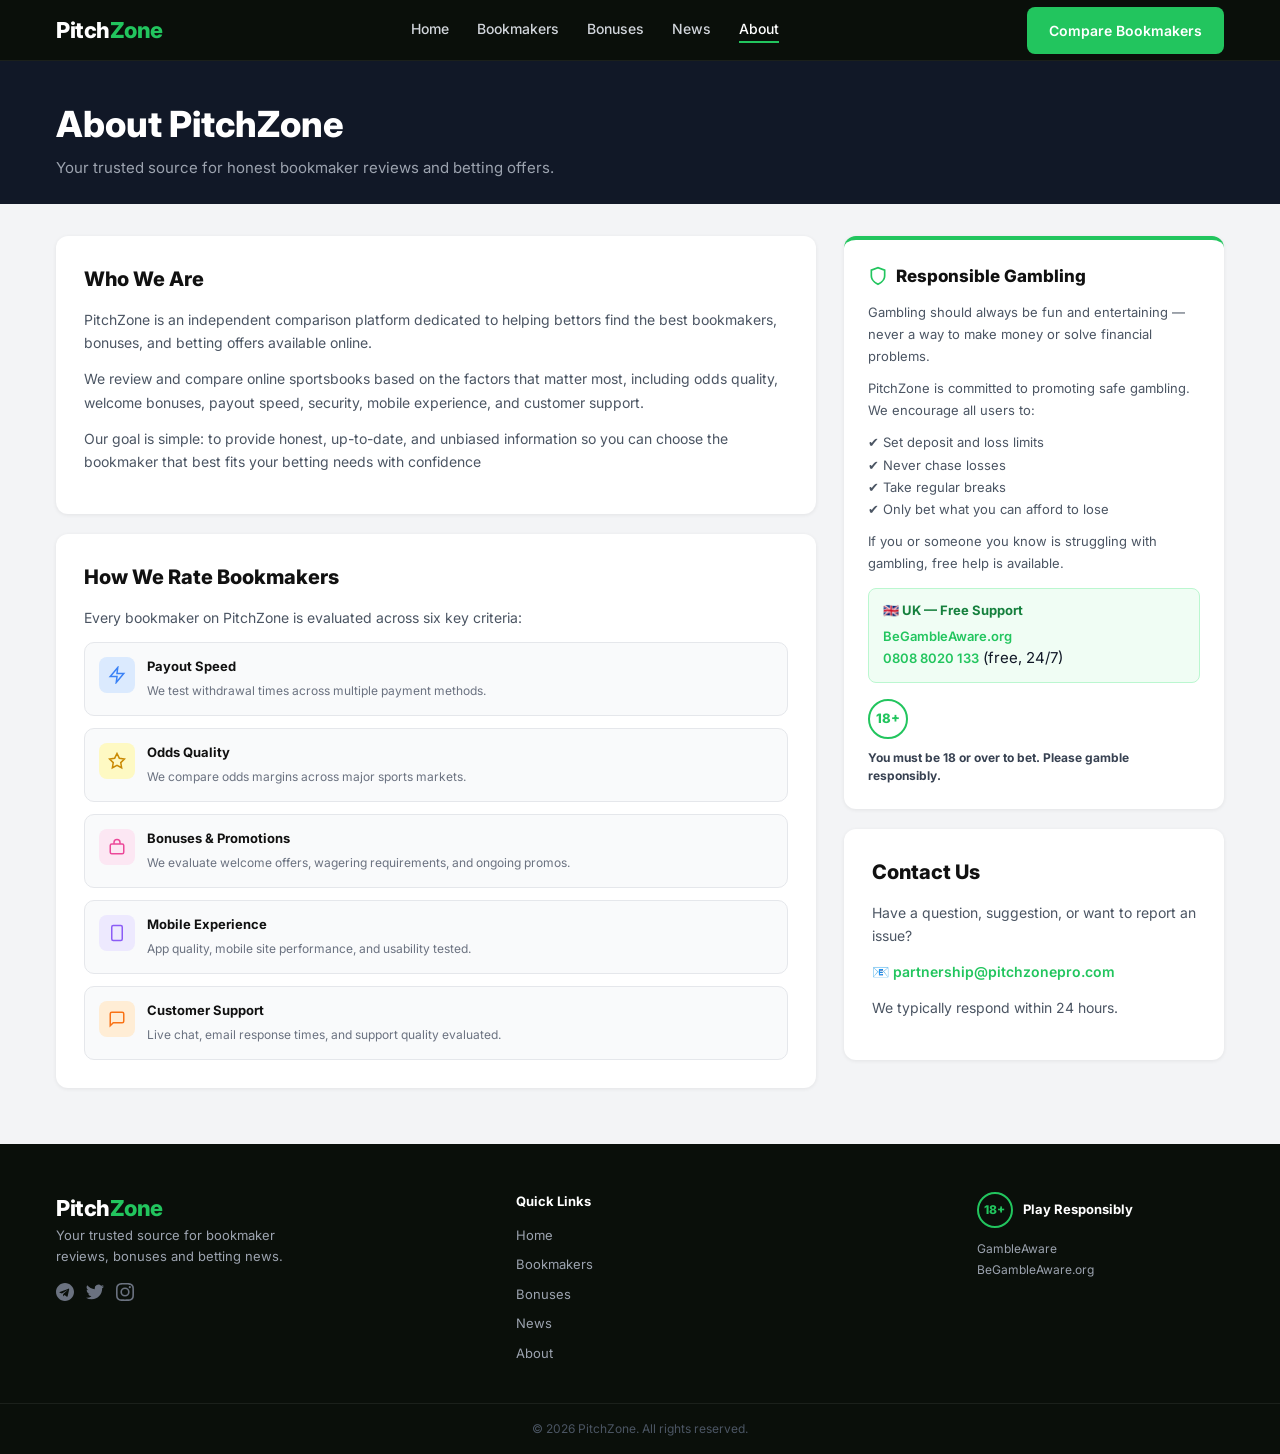
<file: about.html>
<!DOCTYPE html>
<html lang="en">
<head>
  <meta charset="UTF-8" />
  <meta name="viewport" content="width=device-width, initial-scale=1.0" />
  <title>PitchZone – About Us</title>
  <link rel="stylesheet" href="style.css" />
  <link rel="preconnect" href="https://fonts.googleapis.com" />
  <link href="https://fonts.googleapis.com/css2?family=Inter:wght@400;500;600;700;800&display=swap" rel="stylesheet" />
  <style>
    .bm-hero {
      background: #111827;
      padding: 36px 0 24px;
    }
    .bm-hero h1 {
      font-size: clamp(24px, 4vw, 36px);
      font-weight: 800;
      color: #fff;
      margin-bottom: 6px;
    }
    .bm-hero p {
      font-size: 15px;
      color: #9ca3af;
    }

    .about-body {
      background: #f3f4f6;
      padding: 32px 0 56px;
    }

    .about-grid {
      display: grid;
      gap: 20px;
      grid-template-columns: 1fr;
    }
    @media (min-width: 900px) {
      .about-grid { grid-template-columns: 2fr 1fr; gap: 28px; }
    }

    .about-card {
      background: #fff;
      border-radius: 12px;
      padding: 28px;
      box-shadow: 0 1px 4px rgba(0,0,0,.07);
    }
    .about-card h2 {
      font-size: 20px;
      font-weight: 800;
      color: #111;
      margin-bottom: 14px;
    }
    .about-card h3 {
      font-size: 16px;
      font-weight: 700;
      color: #111;
      margin: 20px 0 8px;
    }
    .about-card p {
      font-size: 14px;
      color: #4b5563;
      line-height: 1.7;
      margin-bottom: 12px;
    }

    .criteria-list {
      display: flex;
      flex-direction: column;
      gap: 12px;
      margin-top: 4px;
    }
    .criteria-item {
      display: flex;
      align-items: flex-start;
      gap: 12px;
      padding: 14px;
      background: #f9fafb;
      border-radius: 10px;
      border: 1px solid #e5e7eb;
    }
    .criteria-icon {
      width: 36px;
      height: 36px;
      border-radius: 8px;
      display: flex;
      align-items: center;
      justify-content: center;
      flex-shrink: 0;
    }
    .criteria-item strong {
      font-size: 13px;
      font-weight: 700;
      color: #111;
      display: block;
      margin-bottom: 2px;
    }
    .criteria-item span {
      font-size: 12px;
      color: #6b7280;
    }

    .responsible-card {
      background: #fff;
      border-radius: 12px;
      padding: 24px;
      box-shadow: 0 1px 4px rgba(0,0,0,.07);
      border-top: 4px solid #22c55e;
    }
    .responsible-card h2 {
      font-size: 17px;
      font-weight: 800;
      color: #111;
      margin-bottom: 12px;
      display: flex;
      align-items: center;
      gap: 8px;
    }
    .responsible-card p {
      font-size: 13px;
      color: #4b5563;
      line-height: 1.7;
      margin-bottom: 10px;
    }
    .helpline {
      background: #f0fdf4;
      border: 1px solid #bbf7d0;
      border-radius: 8px;
      padding: 12px 14px;
      margin-top: 14px;
    }
    .helpline strong {
      font-size: 13px;
      font-weight: 700;
      color: #15803d;
      display: block;
      margin-bottom: 4px;
    }
    .helpline a {
      font-size: 13px;
      color: #22c55e;
      font-weight: 600;
    }
    .badge-row {
      display: flex;
      align-items: center;
      gap: 10px;
      margin-top: 16px;
      flex-wrap: wrap;
    }
    .age-badge {
      width: 40px;
      height: 40px;
      border-radius: 50%;
      border: 2px solid #22c55e;
      display: flex;
      align-items: center;
      justify-content: center;
      font-size: 13px;
      font-weight: 800;
      color: #22c55e;
    }
    .badge-text {
      font-size: 12px;
      font-weight: 700;
      color: #374151;
    }

    .affiliate-note {
      background: #fffbeb;
      border: 1px solid #fde68a;
      border-radius: 10px;
      padding: 16px;
      margin-top: 20px;
    }
    .affiliate-note p {
      font-size: 12px;
      color: #92400e;
      margin: 0;
      line-height: 1.6;
    }
  </style>
</head>
<body>

  <!-- ===== HEADER ===== -->
  <header class="site-header">
    <div class="container header-inner">
      <a href="index.html" class="logo">Pitch<span>Zone</span></a>
      <nav class="desktop-nav">
        <a href="index.html" class="nav-link">Home</a>
        <a href="bookmakers.html" class="nav-link">Bookmakers</a>
        <a href="bonuses.html" class="nav-link">Bonuses</a>
        <a href="news.html" class="nav-link">News</a>
        <a href="about.html" class="nav-link active">About</a>
      </nav>
      <div class="header-actions">
        <a href="bookmakers.html" class="btn btn-primary desktop-cta">Compare Bookmakers</a>
        <button class="hamburger" id="hamburger" aria-label="Menu">
          <span></span><span></span><span></span>
        </button>
      </div>
    </div>
    <nav class="mobile-nav" id="mobileNav">
      <a href="index.html">Home</a>
      <a href="bookmakers.html">Bookmakers</a>
      <a href="bonuses.html">Bonuses</a>
      <a href="news.html">News</a>
      <a href="about.html">About</a>
    </nav>
  </header>

  <!-- ===== HERO ===== -->
  <section class="bm-hero">
    <div class="container">
      <h1>About PitchZone</h1>
      <p>Your trusted source for honest bookmaker reviews and betting offers.</p>
    </div>
  </section>

  <!-- ===== CONTENT ===== -->
  <section class="about-body">
    <div class="container">
      <div class="about-grid">

        <!-- Left column -->
        <div style="display:flex;flex-direction:column;gap:20px;">

          <div class="about-card">
            <h2>Who We Are</h2>
            <p>PitchZone is an independent comparison platform dedicated to helping bettors find the best bookmakers, bonuses, and betting offers available online.</p>
            <p>We review and compare online sportsbooks based on the factors that matter most, including odds quality, welcome bonuses, payout speed, security, mobile experience, and customer support.</p>
            <p>Our goal is simple: to provide honest, up-to-date, and unbiased information so you can choose the bookmaker that best fits your betting needs with confidence</p>
          </div>

          <div class="about-card">
            <h2>How We Rate Bookmakers</h2>
            <p>Every bookmaker on PitchZone is evaluated across six key criteria:</p>
            <div class="criteria-list">

              <div class="criteria-item">
                <div class="criteria-icon" style="background:#dbeafe;">
                  <svg width="18" height="18" viewBox="0 0 24 24" fill="none" stroke="#3b82f6" stroke-width="2"><polygon points="13 2 3 14 12 14 11 22 21 10 12 10 13 2"/></svg>
                </div>
                <div>
                  <strong>Payout Speed</strong>
                  <span>We test withdrawal times across multiple payment methods.</span>
                </div>
              </div>
              <div class="criteria-item">
                <div class="criteria-icon" style="background:#fef9c3;">
                  <svg width="18" height="18" viewBox="0 0 24 24" fill="none" stroke="#ca8a04" stroke-width="2"><polygon points="12 2 15.09 8.26 22 9.27 17 14.14 18.18 21.02 12 17.77 5.82 21.02 7 14.14 2 9.27 8.91 8.26 12 2"/></svg>
                </div>
                <div>
                  <strong>Odds Quality</strong>
                  <span>We compare odds margins across major sports markets.</span>
                </div>
              </div>
              <div class="criteria-item">
                <div class="criteria-icon" style="background:#fce7f3;">
                  <svg width="18" height="18" viewBox="0 0 24 24" fill="none" stroke="#ec4899" stroke-width="2"><rect x="3" y="8" width="18" height="13" rx="2"/><path d="M8 8V6a4 4 0 0 1 8 0v2"/></svg>
                </div>
                <div>
                  <strong>Bonuses & Promotions</strong>
                  <span>We evaluate welcome offers, wagering requirements, and ongoing promos.</span>
                </div>
              </div>
              <div class="criteria-item">
                <div class="criteria-icon" style="background:#ede9fe;">
                  <svg width="18" height="18" viewBox="0 0 24 24" fill="none" stroke="#8b5cf6" stroke-width="2"><rect x="5" y="2" width="14" height="20" rx="2"/><line x1="12" y1="18" x2="12" y2="18"/></svg>
                </div>
                <div>
                  <strong>Mobile Experience</strong>
                  <span>App quality, mobile site performance, and usability tested.</span>
                </div>
              </div>
              <div class="criteria-item">
                <div class="criteria-icon" style="background:#ffedd5;">
                  <svg width="18" height="18" viewBox="0 0 24 24" fill="none" stroke="#f97316" stroke-width="2"><path d="M21 15a2 2 0 0 1-2 2H7l-4 4V5a2 2 0 0 1 2-2h14a2 2 0 0 1 2 2z"/></svg>
                </div>
                <div>
                  <strong>Customer Support</strong>
                  <span>Live chat, email response times, and support quality evaluated.</span>
                </div>
              </div>
            </div>
          </div>



        </div>

        <!-- Right column -->
        <div style="display:flex;flex-direction:column;gap:20px;">

          <div class="responsible-card">
            <h2>
              <svg width="20" height="20" viewBox="0 0 24 24" fill="none" stroke="#22c55e" stroke-width="2"><path d="M12 22s8-4 8-10V5l-8-3-8 3v7c0 6 8 10 8 10z"/></svg>
              Responsible Gambling
            </h2>
            <p>Gambling should always be fun and entertaining — never a way to make money or solve financial problems.</p>
            <p>PitchZone is committed to promoting safe gambling. We encourage all users to:</p>
            <p>✔ Set deposit and loss limits<br>
               ✔ Never chase losses<br>
               ✔ Take regular breaks<br>
               ✔ Only bet what you can afford to lose</p>
            <p>If you or someone you know is struggling with gambling, free help is available.</p>
            <div class="helpline">
              <strong>🇬🇧 UK — Free Support</strong>
              <a href="https://www.begambleaware.org" target="_blank">BeGambleAware.org</a><br>
              <a href="tel:08088020133">0808 8020 133</a> (free, 24/7)
            </div>
            <div class="badge-row">
              <div class="age-badge">18+</div>
              <div class="badge-text">You must be 18 or over to bet. Please gamble responsibly.</div>
            </div>
          </div>

          <div class="about-card">
            <h2>Contact Us</h2>
            <p>Have a question, suggestion, or want to report an issue?</p>
            <p>📧 <a href="mailto:partnership@pitchzonepro.com" style="color:#22c55e;font-weight:600;">partnership@pitchzonepro.com</a></p>
            <p style="margin-top:8px;">We typically respond within 24 hours.</p>
          </div>

        </div>
      </div>
    </div>
  </section>

  <!-- ===== FOOTER ===== -->
  <footer class="site-footer">
    <div class="container footer-inner">
      <div class="footer-brand">
        <a href="index.html" class="logo">Pitch<span>Zone</span></a>
        <p>Your trusted source for bookmaker reviews, bonuses and betting news.</p>
        <div class="footer-socials">
          <a href="#" aria-label="Telegram"><svg width="18" height="18" viewBox="0 0 24 24" fill="currentColor"><path d="M12 0C5.373 0 0 5.373 0 12s5.373 12 12 12 12-5.373 12-12S18.627 0 12 0zm5.562 8.248l-2.018 9.505c-.145.658-.537.818-1.084.508l-3-2.21-1.447 1.394c-.16.16-.295.295-.605.295l.213-3.053 5.56-5.023c.242-.213-.054-.333-.373-.12l-6.871 4.326-2.962-.924c-.643-.204-.657-.643.136-.953l11.57-4.462c.537-.194 1.006.131.881.717z"/></svg></a>
          <a href="#" aria-label="Twitter"><svg width="18" height="18" viewBox="0 0 24 24" fill="currentColor"><path d="M23.954 4.569a10 10 0 0 1-2.825.775 4.958 4.958 0 0 0 2.163-2.723 9.91 9.91 0 0 1-3.127 1.195 4.916 4.916 0 0 0-8.384 4.482A13.944 13.944 0 0 1 1.641 3.16a4.916 4.916 0 0 0 1.523 6.574 4.903 4.903 0 0 1-2.229-.616v.061a4.917 4.917 0 0 0 3.946 4.827 4.936 4.936 0 0 1-2.224.084 4.918 4.918 0 0 0 4.6 3.42A9.868 9.868 0 0 1 0 19.54a13.94 13.94 0 0 0 7.548 2.212c9.057 0 14.01-7.503 14.01-14.01 0-.213-.005-.426-.015-.637A10.012 10.012 0 0 0 24 4.59l-.046-.021z"/></svg></a>
          <a href="#" aria-label="Instagram"><svg width="18" height="18" viewBox="0 0 24 24" fill="currentColor"><path d="M12 2.163c3.204 0 3.584.012 4.85.07 1.17.055 1.805.249 2.227.415.562.217.96.477 1.382.896.419.42.679.819.896 1.381.164.422.36 1.057.413 2.227.057 1.266.07 1.646.07 4.85s-.013 3.584-.07 4.85c-.053 1.17-.249 1.805-.413 2.227a3.705 3.705 0 0 1-.896 1.382 3.705 3.705 0 0 1-1.382.896c-.422.164-1.057.36-2.227.413-1.266.057-1.646.07-4.85.07s-3.584-.013-4.85-.07c-1.17-.053-1.805-.249-2.227-.413a3.705 3.705 0 0 1-1.382-.896 3.705 3.705 0 0 1-.896-1.382c-.164-.422-.36-1.057-.413-2.227C2.175 15.584 2.163 15.204 2.163 12s.012-3.584.07-4.85c.053-1.17.249-1.805.413-2.227a3.705 3.705 0 0 1 .896-1.382 3.705 3.705 0 0 1 1.382-.896c.422-.164 1.057-.36 2.227-.413C8.416 2.175 8.796 2.163 12 2.163zm0-2.163c-3.259 0-3.667.014-4.947.072C5.771.131 4.903.333 4.14.63a5.869 5.869 0 0 0-2.126 1.384A5.869 5.869 0 0 0 .63 4.14C.333 4.903.131 5.771.072 7.053.014 8.333 0 8.741 0 12c0 3.259.014 3.667.072 4.947.059 1.282.261 2.15.558 2.913.306.789.715 1.457 1.384 2.126A5.869 5.869 0 0 0 4.14 23.37c.763.297 1.631.499 2.913.558C8.333 23.986 8.741 24 12 24c3.259 0 3.667-.014 4.947-.072 1.282-.059 2.15-.261 2.913-.558a5.869 5.869 0 0 0 2.126-1.384 5.869 5.869 0 0 0 1.384-2.126c.297-.763.499-1.631.558-2.913C23.986 15.667 24 15.259 24 12c0-3.259-.014-3.667-.072-4.947-.059-1.282-.261-2.15-.558-2.913a5.869 5.869 0 0 0-1.384-2.126A5.869 5.869 0 0 0 19.86.63c-.763-.297-1.631-.499-2.913-.558C15.667.014 15.259 0 12 0zm0 5.838a6.162 6.162 0 1 0 0 12.324 6.162 6.162 0 0 0 0-12.324zM12 16a4 4 0 1 1 0-8 4 4 0 0 1 0 8zm6.406-11.845a1.44 1.44 0 1 0 0 2.881 1.44 1.44 0 0 0 0-2.881z"/></svg></a>
        </div>
      </div>
      <div class="footer-links">
        <div class="footer-col">
          <h4>Quick Links</h4>
          <a href="index.html">Home</a>
          <a href="bookmakers.html">Bookmakers</a>
          <a href="bonuses.html">Bonuses</a>
          <a href="news.html">News</a>
          <a href="about.html">About</a>
        </div>
      </div>
      <div class="footer-responsible">
        <div class="responsible-badge">
          <span class="badge-18">18+</span>
          <span>Play Responsibly</span>
        </div>
        <div class="gamble-aware">
          <span>GambleAware</span>
          <span>BeGambleAware.org</span>
        </div>
      </div>
    </div>
    <div class="footer-bottom">
      <p>© 2026 PitchZone. All rights reserved.</p>
    </div>
  </footer>

  <script>
    const hamburger = document.getElementById('hamburger');
    const mobileNav = document.getElementById('mobileNav');
    hamburger.addEventListener('click', () => {
      mobileNav.classList.toggle('open');
      hamburger.classList.toggle('active');
    });
  </script>
</body>
</html>
</file>
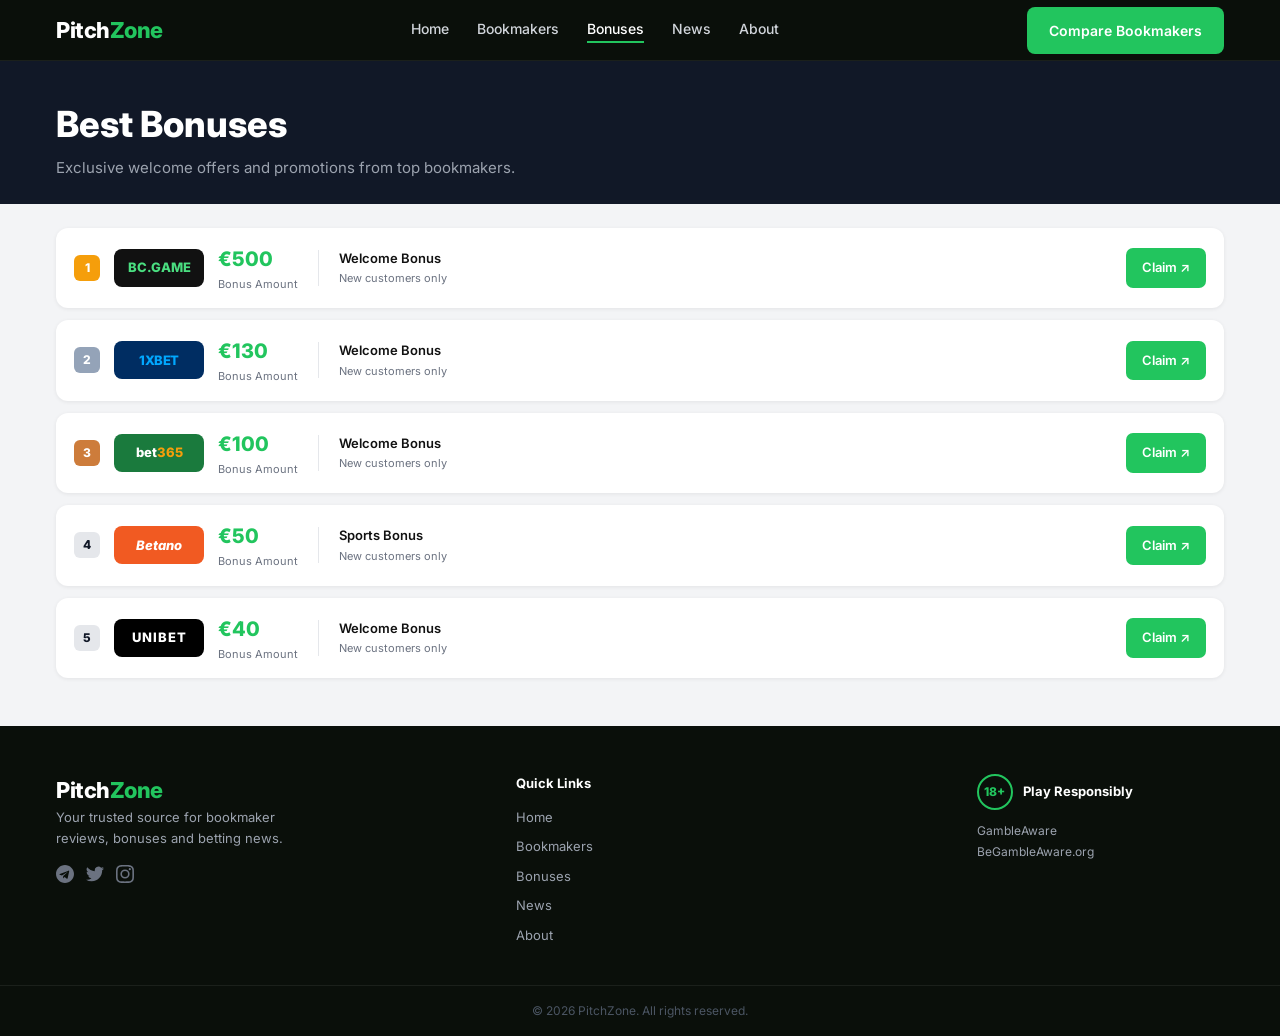
<file: bonuses.html>
<!DOCTYPE html>
<html lang="en">
<head>
  <meta charset="UTF-8" />
  <meta name="viewport" content="width=device-width, initial-scale=1.0" />
  <title>PitchZone – Best Bonuses</title>
  <link rel="stylesheet" href="style.css" />
  <link rel="preconnect" href="https://fonts.googleapis.com" />
  <link href="https://fonts.googleapis.com/css2?family=Inter:wght@400;500;600;700;800&display=swap" rel="stylesheet" />
  <style>
    .bm-hero {
      background: #111827;
      padding: 36px 0 24px;
    }
    .bm-hero h1 {
      font-size: clamp(24px, 4vw, 36px);
      font-weight: 800;
      color: #fff;
      margin-bottom: 6px;
    }
    .bm-hero p {
      font-size: 15px;
      color: #9ca3af;
    }

    .bm-body {
      background: #f3f4f6;
      padding: 24px 0 48px;
    }

    .bm-listing {
      display: flex;
      flex-direction: column;
      gap: 12px;
    }

    .bm-item {
      display: flex;
      align-items: center;
      gap: 14px;
      background: #fff;
      border-radius: 12px;
      padding: 16px 18px;
      box-shadow: 0 1px 4px rgba(0,0,0,.07);
      transition: box-shadow .2s, transform .2s;
    }
    .bm-item:hover { box-shadow: 0 4px 16px rgba(0,0,0,.11); transform: translateY(-1px); }

    .bm-item .bk-logo { flex-shrink: 0; width: 90px; height: 38px; font-size: 13px; }

    .bm-mid {
      flex: 1;
      display: flex;
      align-items: center;
      gap: 20px;
    }
    .bm-stat { display: flex; flex-direction: column; gap: 2px; }
    .bm-stat .val { font-size: 20px; font-weight: 800; color: #22c55e; }
    .bm-stat .lbl { font-size: 11px; color: #6b7280; }
    .bm-stat .type { font-size: 13px; font-weight: 600; color: #111; }

    .sep { width: 1px; height: 36px; background: #e5e7eb; flex-shrink: 0; }

    .bm-actions { flex-shrink: 0; }

    @media (max-width: 640px) {
      .bm-mid { gap: 12px; }
      .sep { display: none; }
      .bm-item .bk-logo { width: 72px; height: 32px; font-size: 11px; }
      .bm-stat .val { font-size: 16px; }
    }
  </style>
</head>
<body>

  <!-- ===== HEADER ===== -->
  <header class="site-header">
    <div class="container header-inner">
      <a href="index.html" class="logo">Pitch<span>Zone</span></a>
      <nav class="desktop-nav">
        <a href="index.html" class="nav-link">Home</a>
        <a href="bookmakers.html" class="nav-link">Bookmakers</a>
        <a href="bonuses.html" class="nav-link active">Bonuses</a>
        <a href="news.html" class="nav-link">News</a>
        <a href="about.html" class="nav-link">About</a>
      </nav>
      <div class="header-actions">
        <a href="bookmakers.html" class="btn btn-primary desktop-cta">Compare Bookmakers</a>
        <button class="hamburger" id="hamburger" aria-label="Menu">
          <span></span><span></span><span></span>
        </button>
      </div>
    </div>
    <nav class="mobile-nav" id="mobileNav">
      <a href="index.html">Home</a>
      <a href="bookmakers.html">Bookmakers</a>
      <a href="bonuses.html">Bonuses</a>
      <a href="news.html">News</a>
      <a href="about.html">About</a>
    </nav>
  </header>

  <!-- ===== HERO ===== -->
  <section class="bm-hero">
    <div class="container">
      <h1>Best Bonuses</h1>
      <p>Exclusive welcome offers and promotions from top bookmakers.</p>
    </div>
  </section>

  <!-- ===== LISTING ===== -->
  <section class="bm-body">
    <div class="container">
      <div class="bm-listing">

        <div class="bm-item">
          <div class="bk-rank gold">1</div>
          <div class="bk-logo bcgame">BC.GAME</div>
          <div class="bm-mid">
            <div class="bm-stat">
              <div class="val">€500</div>
              <div class="lbl">Bonus Amount</div>
            </div>
            <div class="sep"></div>
            <div class="bm-stat">
              <div class="type">Welcome Bonus</div>
              <div class="lbl">New customers only</div>
            </div>
          </div>
          <div class="bm-actions">
            <a href="#" class="btn btn-primary btn-sm">Claim ↗</a>
          </div>
        </div>

        <div class="bm-item">
          <div class="bk-rank silver">2</div>
          <div class="bk-logo oneXbet">1XBET</div>
          <div class="bm-mid">
            <div class="bm-stat">
              <div class="val">€130</div>
              <div class="lbl">Bonus Amount</div>
            </div>
            <div class="sep"></div>
            <div class="bm-stat">
              <div class="type">Welcome Bonus</div>
              <div class="lbl">New customers only</div>
            </div>
          </div>
          <div class="bm-actions">
            <a href="#" class="btn btn-primary btn-sm">Claim ↗</a>
          </div>
        </div>

        <div class="bm-item">
          <div class="bk-rank bronze">3</div>
          <div class="bk-logo bet365">bet<span>365</span></div>
          <div class="bm-mid">
            <div class="bm-stat">
              <div class="val">€100</div>
              <div class="lbl">Bonus Amount</div>
            </div>
            <div class="sep"></div>
            <div class="bm-stat">
              <div class="type">Welcome Bonus</div>
              <div class="lbl">New customers only</div>
            </div>
          </div>
          <div class="bm-actions">
            <a href="#" class="btn btn-primary btn-sm">Claim ↗</a>
          </div>
        </div>

        <div class="bm-item">
          <div class="bk-rank">4</div>
          <div class="bk-logo betano">Betano</div>
          <div class="bm-mid">
            <div class="bm-stat">
              <div class="val">€50</div>
              <div class="lbl">Bonus Amount</div>
            </div>
            <div class="sep"></div>
            <div class="bm-stat">
              <div class="type">Sports Bonus</div>
              <div class="lbl">New customers only</div>
            </div>
          </div>
          <div class="bm-actions">
            <a href="#" class="btn btn-primary btn-sm">Claim ↗</a>
          </div>
        </div>

        <div class="bm-item">
          <div class="bk-rank">5</div>
          <div class="bk-logo unibet">UNIBET</div>
          <div class="bm-mid">
            <div class="bm-stat">
              <div class="val">€40</div>
              <div class="lbl">Bonus Amount</div>
            </div>
            <div class="sep"></div>
            <div class="bm-stat">
              <div class="type">Welcome Bonus</div>
              <div class="lbl">New customers only</div>
            </div>
          </div>
          <div class="bm-actions">
            <a href="#" class="btn btn-primary btn-sm">Claim ↗</a>
          </div>
        </div>

      </div>
    </div>
  </section>

  <!-- ===== FOOTER ===== -->
  <footer class="site-footer">
    <div class="container footer-inner">
      <div class="footer-brand">
        <a href="index.html" class="logo">Pitch<span>Zone</span></a>
        <p>Your trusted source for bookmaker reviews, bonuses and betting news.</p>
        <div class="footer-socials">
          <a href="#" aria-label="Telegram"><svg width="18" height="18" viewBox="0 0 24 24" fill="currentColor"><path d="M12 0C5.373 0 0 5.373 0 12s5.373 12 12 12 12-5.373 12-12S18.627 0 12 0zm5.562 8.248l-2.018 9.505c-.145.658-.537.818-1.084.508l-3-2.21-1.447 1.394c-.16.16-.295.295-.605.295l.213-3.053 5.56-5.023c.242-.213-.054-.333-.373-.12l-6.871 4.326-2.962-.924c-.643-.204-.657-.643.136-.953l11.57-4.462c.537-.194 1.006.131.881.717z"/></svg></a>
          <a href="#" aria-label="Twitter"><svg width="18" height="18" viewBox="0 0 24 24" fill="currentColor"><path d="M23.954 4.569a10 10 0 0 1-2.825.775 4.958 4.958 0 0 0 2.163-2.723 9.91 9.91 0 0 1-3.127 1.195 4.916 4.916 0 0 0-8.384 4.482A13.944 13.944 0 0 1 1.641 3.16a4.916 4.916 0 0 0 1.523 6.574 4.903 4.903 0 0 1-2.229-.616v.061a4.917 4.917 0 0 0 3.946 4.827 4.936 4.936 0 0 1-2.224.084 4.918 4.918 0 0 0 4.6 3.42A9.868 9.868 0 0 1 0 19.54a13.94 13.94 0 0 0 7.548 2.212c9.057 0 14.01-7.503 14.01-14.01 0-.213-.005-.426-.015-.637A10.012 10.012 0 0 0 24 4.59l-.046-.021z"/></svg></a>
          <a href="#" aria-label="Instagram"><svg width="18" height="18" viewBox="0 0 24 24" fill="currentColor"><path d="M12 2.163c3.204 0 3.584.012 4.85.07 1.17.055 1.805.249 2.227.415.562.217.96.477 1.382.896.419.42.679.819.896 1.381.164.422.36 1.057.413 2.227.057 1.266.07 1.646.07 4.85s-.013 3.584-.07 4.85c-.053 1.17-.249 1.805-.413 2.227a3.705 3.705 0 0 1-.896 1.382 3.705 3.705 0 0 1-1.382.896c-.422.164-1.057.36-2.227.413-1.266.057-1.646.07-4.85.07s-3.584-.013-4.85-.07c-1.17-.053-1.805-.249-2.227-.413a3.705 3.705 0 0 1-1.382-.896 3.705 3.705 0 0 1-.896-1.382c-.164-.422-.36-1.057-.413-2.227C2.175 15.584 2.163 15.204 2.163 12s.012-3.584.07-4.85c.053-1.17.249-1.805.413-2.227a3.705 3.705 0 0 1 .896-1.382 3.705 3.705 0 0 1 1.382-.896c.422-.164 1.057-.36 2.227-.413C8.416 2.175 8.796 2.163 12 2.163zm0-2.163c-3.259 0-3.667.014-4.947.072C5.771.131 4.903.333 4.14.63a5.869 5.869 0 0 0-2.126 1.384A5.869 5.869 0 0 0 .63 4.14C.333 4.903.131 5.771.072 7.053.014 8.333 0 8.741 0 12c0 3.259.014 3.667.072 4.947.059 1.282.261 2.15.558 2.913.306.789.715 1.457 1.384 2.126A5.869 5.869 0 0 0 4.14 23.37c.763.297 1.631.499 2.913.558C8.333 23.986 8.741 24 12 24c3.259 0 3.667-.014 4.947-.072 1.282-.059 2.15-.261 2.913-.558a5.869 5.869 0 0 0 2.126-1.384 5.869 5.869 0 0 0 1.384-2.126c.297-.763.499-1.631.558-2.913C23.986 15.667 24 15.259 24 12c0-3.259-.014-3.667-.072-4.947-.059-1.282-.261-2.15-.558-2.913a5.869 5.869 0 0 0-1.384-2.126A5.869 5.869 0 0 0 19.86.63c-.763-.297-1.631-.499-2.913-.558C15.667.014 15.259 0 12 0zm0 5.838a6.162 6.162 0 1 0 0 12.324 6.162 6.162 0 0 0 0-12.324zM12 16a4 4 0 1 1 0-8 4 4 0 0 1 0 8zm6.406-11.845a1.44 1.44 0 1 0 0 2.881 1.44 1.44 0 0 0 0-2.881z"/></svg></a>
        </div>
      </div>
      <div class="footer-links">
        <div class="footer-col">
          <h4>Quick Links</h4>
          <a href="index.html">Home</a>
          <a href="bookmakers.html">Bookmakers</a>
          <a href="bonuses.html">Bonuses</a>
          <a href="news.html">News</a>
          <a href="about.html">About</a>
        </div>
      </div>
      <div class="footer-responsible">
        <div class="responsible-badge">
          <span class="badge-18">18+</span>
          <span>Play Responsibly</span>
        </div>
        <div class="gamble-aware">
          <span>GambleAware</span>
          <span>BeGambleAware.org</span>
        </div>
      </div>
    </div>
    <div class="footer-bottom">
      <p>© 2026 PitchZone. All rights reserved.</p>
    </div>
  </footer>

  <script>
    const hamburger = document.getElementById('hamburger');
    const mobileNav = document.getElementById('mobileNav');
    hamburger.addEventListener('click', () => {
      mobileNav.classList.toggle('open');
      hamburger.classList.toggle('active');
    });
  </script>
</body>
</html>
</file>
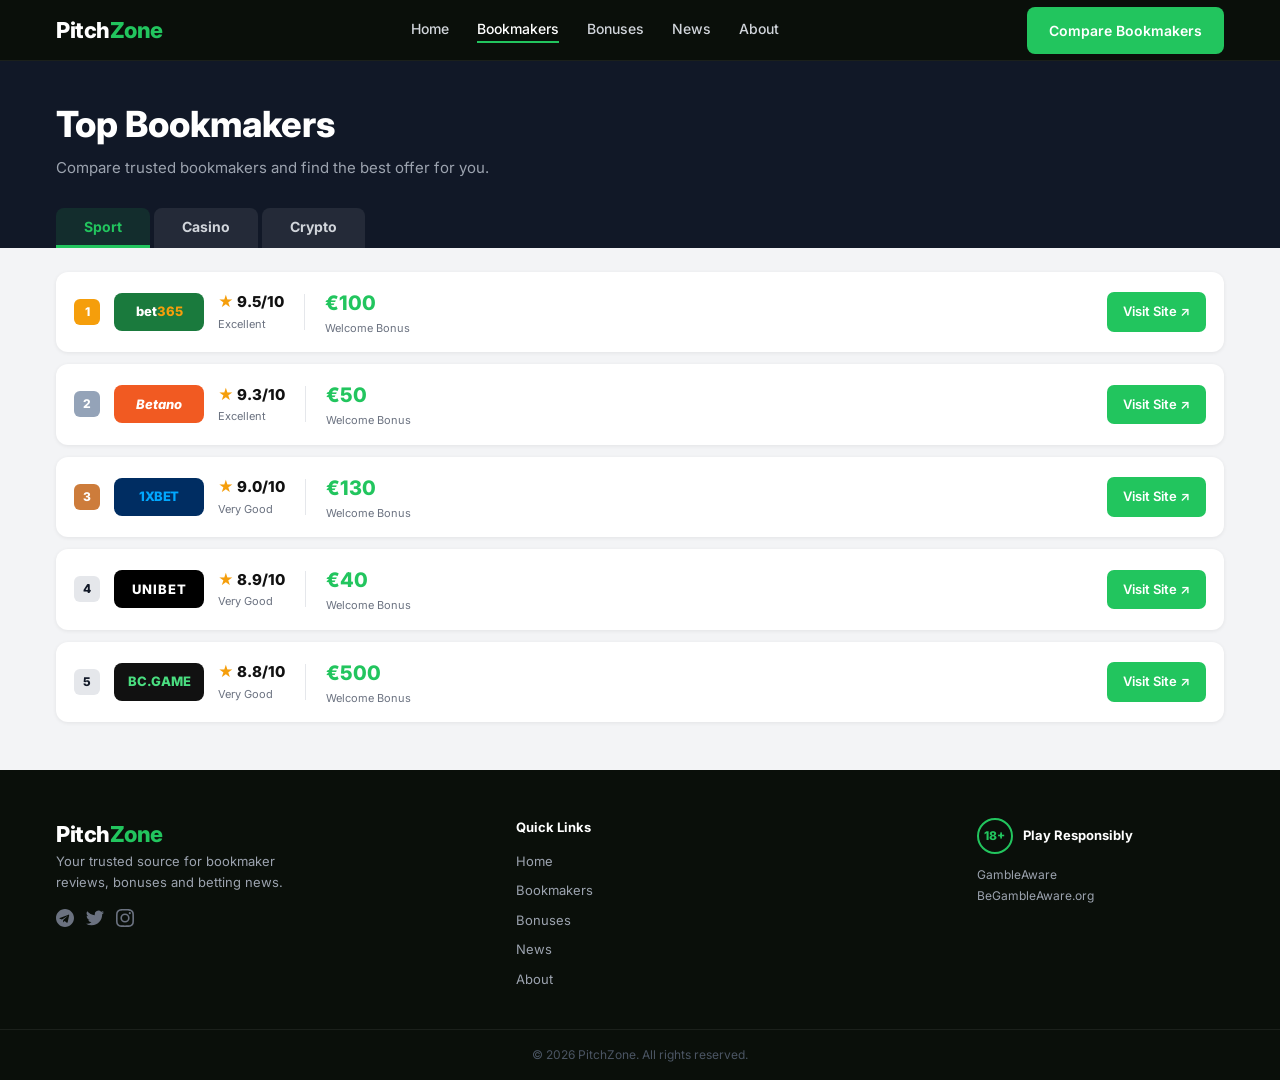
<file: bookmakers.html>
<!DOCTYPE html>
<html lang="en">
<head>
  <meta charset="UTF-8" />
  <meta name="viewport" content="width=device-width, initial-scale=1.0" />
  <title>PitchZone – Top Bookmakers</title>
  <link rel="stylesheet" href="style.css" />
  <link rel="preconnect" href="https://fonts.googleapis.com" />
  <link href="https://fonts.googleapis.com/css2?family=Inter:wght@400;500;600;700;800&display=swap" rel="stylesheet" />
  <style>
    /* ---- Bookmakers page specific ---- */
    .bm-hero {
      background: #111827;
      padding: 36px 0 0;
    }
    .bm-hero h1 {
      font-size: clamp(24px, 4vw, 36px);
      font-weight: 800;
      color: #fff;
      margin-bottom: 6px;
    }
    .bm-hero p {
      font-size: 15px;
      color: #9ca3af;
      margin-bottom: 28px;
    }
    .cat-tabs {
      display: flex;
      gap: 4px;
    }
    .cat-tab {
      padding: 10px 28px;
      font-size: 14px;
      font-weight: 700;
      color: #d1d5db;
      background: rgba(255,255,255,0.08);
      border: none;
      border-bottom: 3px solid transparent;
      border-radius: 8px 8px 0 0;
      cursor: pointer;
      font-family: 'Inter', sans-serif;
      transition: color .15s, background .15s;
    }
    .cat-tab:hover { color: #fff; background: rgba(255,255,255,0.13); }
    .cat-tab.active {
      color: #22c55e;
      background: rgba(34,197,94,0.12);
      border-bottom-color: #22c55e;
    }

    .bm-body {
      background: #f3f4f6;
      padding: 24px 0 48px;
    }

    /* Full listing rows */
    .bm-listing {
      display: flex;
      flex-direction: column;
      gap: 12px;
    }
    .bm-item {
      display: flex;
      align-items: center;
      gap: 14px;
      background: #fff;
      border-radius: 12px;
      padding: 16px 18px;
      box-shadow: 0 1px 4px rgba(0,0,0,.07);
      transition: box-shadow .2s, transform .2s;
    }
    .bm-item:hover { box-shadow: 0 4px 16px rgba(0,0,0,.11); transform: translateY(-1px); }

    .bm-item .bk-rank { flex-shrink: 0; }
    .bm-item .bk-logo { flex-shrink: 0; width: 90px; height: 38px; font-size: 13px; }

    .bm-mid {
      flex: 1;
      display: flex;
      align-items: center;
      gap: 20px;
    }
    .bm-stat { display: flex; flex-direction: column; gap: 2px; }
    .bm-stat .val { font-size: 15px; font-weight: 800; color: #111; }
    .bm-stat .val .star { color: #f59e0b; }
    .bm-stat .lbl { font-size: 11px; color: #6b7280; }
    .bm-stat .val.green { color: #22c55e; font-size: 20px; }
    .bm-stat .val.rating-label { font-size: 12px; font-weight: 600; color: #22c55e; }

    .sep { width: 1px; height: 36px; background: #e5e7eb; flex-shrink: 0; }

    .bm-actions { display: flex; align-items: center; gap: 10px; flex-shrink: 0; }

    /* Category content sections */
    .cat-section { display: none; }
    .cat-section.active { display: flex; flex-direction: column; gap: 12px; }

    /* Mobile adjustments */
    @media (max-width: 640px) {
      .bm-mid { gap: 12px; }
      .sep { display: none; }
      .bm-item .bk-logo { width: 72px; height: 32px; font-size: 11px; }
      .bm-stat .val.green { font-size: 16px; }
    }
  </style>
</head>
<body>

  <!-- ===== HEADER ===== -->
  <header class="site-header">
    <div class="container header-inner">
      <a href="index.html" class="logo">Pitch<span>Zone</span></a>
      <nav class="desktop-nav">
        <a href="index.html" class="nav-link">Home</a>
        <a href="bookmakers.html" class="nav-link active">Bookmakers</a>
        <a href="bonuses.html" class="nav-link">Bonuses</a>
        <a href="news.html" class="nav-link">News</a>
        <a href="about.html" class="nav-link">About</a>
      </nav>
      <div class="header-actions">
        <a href="bookmakers.html" class="btn btn-primary desktop-cta">Compare Bookmakers</a>
        <button class="hamburger" id="hamburger" aria-label="Menu">
          <span></span><span></span><span></span>
        </button>
      </div>
    </div>
    <nav class="mobile-nav" id="mobileNav">
      <a href="index.html">Home</a>
      <a href="bookmakers.html">Bookmakers</a>
      <a href="bonuses.html">Bonuses</a>
      <a href="news.html">News</a>
      <a href="about.html">About</a>
    </nav>
  </header>

  <!-- ===== HERO + TABS ===== -->
  <section class="bm-hero">
    <div class="container">
      <h1>Top Bookmakers</h1>
      <p>Compare trusted bookmakers and find the best offer for you.</p>
      <div class="cat-tabs">
        <button class="cat-tab active" onclick="switchTab(this, 'sport')">Sport</button>
        <button class="cat-tab" onclick="switchTab(this, 'casino')">Casino</button>
        <button class="cat-tab" onclick="switchTab(this, 'crypto')">Crypto</button>
      </div>
    </div>
  </section>

  <!-- ===== LISTING ===== -->
  <section class="bm-body">
    <div class="container">

      <!-- SPORT -->
      <div class="cat-section active" id="tab-sport">
        <div class="bm-item">
          <div class="bk-rank gold">1</div>
          <div class="bk-logo bet365">bet<span>365</span></div>
          <div class="bm-mid">
            <div class="bm-stat">
              <div class="val"><span class="star">★</span> 9.5/10</div>
              <div class="lbl">Excellent</div>
            </div>
            <div class="sep"></div>
            <div class="bm-stat">
              <div class="val green">€100</div>
              <div class="lbl">Welcome Bonus</div>
            </div>
          </div>
          <div class="bm-actions">
            <a href="#" class="btn btn-primary btn-sm">Visit Site ↗</a>
          </div>
        </div>

        <div class="bm-item">
          <div class="bk-rank silver">2</div>
          <div class="bk-logo betano">Betano</div>
          <div class="bm-mid">
            <div class="bm-stat">
              <div class="val"><span class="star">★</span> 9.3/10</div>
              <div class="lbl">Excellent</div>
            </div>
            <div class="sep"></div>
            <div class="bm-stat">
              <div class="val green">€50</div>
              <div class="lbl">Welcome Bonus</div>
            </div>
          </div>
          <div class="bm-actions">
            <a href="#" class="btn btn-primary btn-sm">Visit Site ↗</a>
          </div>
        </div>

        <div class="bm-item">
          <div class="bk-rank bronze">3</div>
          <div class="bk-logo oneXbet">1XBET</div>
          <div class="bm-mid">
            <div class="bm-stat">
              <div class="val"><span class="star">★</span> 9.0/10</div>
              <div class="lbl">Very Good</div>
            </div>
            <div class="sep"></div>
            <div class="bm-stat">
              <div class="val green">€130</div>
              <div class="lbl">Welcome Bonus</div>
            </div>
          </div>
          <div class="bm-actions">
            <a href="#" class="btn btn-primary btn-sm">Visit Site ↗</a>
          </div>
        </div>

        <div class="bm-item">
          <div class="bk-rank">4</div>
          <div class="bk-logo unibet">UNIBET</div>
          <div class="bm-mid">
            <div class="bm-stat">
              <div class="val"><span class="star">★</span> 8.9/10</div>
              <div class="lbl">Very Good</div>
            </div>
            <div class="sep"></div>
            <div class="bm-stat">
              <div class="val green">€40</div>
              <div class="lbl">Welcome Bonus</div>
            </div>
          </div>
          <div class="bm-actions">
            <a href="#" class="btn btn-primary btn-sm">Visit Site ↗</a>
          </div>
        </div>

        <div class="bm-item">
          <div class="bk-rank">5</div>
          <div class="bk-logo bcgame">BC.GAME</div>
          <div class="bm-mid">
            <div class="bm-stat">
              <div class="val"><span class="star">★</span> 8.8/10</div>
              <div class="lbl">Very Good</div>
            </div>
            <div class="sep"></div>
            <div class="bm-stat">
              <div class="val green">€500</div>
              <div class="lbl">Welcome Bonus</div>
            </div>
          </div>
          <div class="bm-actions">
            <a href="#" class="btn btn-primary btn-sm">Visit Site ↗</a>
          </div>
        </div>
      </div>

      <!-- CASINO (დაამატე შენი კაზინოები აქ) -->
      <div class="cat-section" id="tab-casino">
        <div class="bm-item">
          <div class="bk-rank gold">1</div>
          <div class="bk-logo bcgame">BC.GAME</div>
          <div class="bm-mid">
            <div class="bm-stat">
              <div class="val"><span class="star">★</span> 9.4/10</div>
              <div class="lbl">Excellent</div>
            </div>
            <div class="sep"></div>
            <div class="bm-stat">
              <div class="val green">€500</div>
              <div class="lbl">Welcome Bonus</div>
            </div>
          </div>
          <div class="bm-actions">
            <a href="#" class="btn btn-primary btn-sm">Visit Site ↗</a>
          </div>
        </div>

        <div class="bm-item">
          <div class="bk-rank silver">2</div>
          <div class="bk-logo unibet">UNIBET</div>
          <div class="bm-mid">
            <div class="bm-stat">
              <div class="val"><span class="star">★</span> 8.9/10</div>
              <div class="lbl">Very Good</div>
            </div>
            <div class="sep"></div>
            <div class="bm-stat">
              <div class="val green">€40</div>
              <div class="lbl">Welcome Bonus</div>
            </div>
          </div>
          <div class="bm-actions">
            <a href="#" class="btn btn-primary btn-sm">Visit Site ↗</a>
          </div>
        </div>
      </div>

      <!-- CRYPTO (დაამატე შენი კაზინოები აქ) -->
      <div class="cat-section" id="tab-crypto">
        <div class="bm-item">
          <div class="bk-rank gold">1</div>
          <div class="bk-logo bcgame">BC.GAME</div>
          <div class="bm-mid">
            <div class="bm-stat">
              <div class="val"><span class="star">★</span> 9.6/10</div>
              <div class="lbl">Excellent</div>
            </div>
            <div class="sep"></div>
            <div class="bm-stat">
              <div class="val green">€500</div>
              <div class="lbl">Welcome Bonus</div>
            </div>
          </div>
          <div class="bm-actions">
            <a href="#" class="btn btn-primary btn-sm">Visit Site ↗</a>
          </div>
        </div>

        <div class="bm-item">
          <div class="bk-rank silver">2</div>
          <div class="bk-logo oneXbet">1XBET</div>
          <div class="bm-mid">
            <div class="bm-stat">
              <div class="val"><span class="star">★</span> 9.0/10</div>
              <div class="lbl">Very Good</div>
            </div>
            <div class="sep"></div>
            <div class="bm-stat">
              <div class="val green">€130</div>
              <div class="lbl">Welcome Bonus</div>
            </div>
          </div>
          <div class="bm-actions">
            <a href="#" class="btn btn-primary btn-sm">Visit Site ↗</a>
          </div>
        </div>
      </div>

    </div>
  </section>

  <!-- ===== FOOTER ===== -->
  <footer class="site-footer">
    <div class="container footer-inner">
      <div class="footer-brand">
        <a href="index.html" class="logo">Pitch<span>Zone</span></a>
        <p>Your trusted source for bookmaker reviews, bonuses and betting news.</p>
        <div class="footer-socials">
          <a href="#" aria-label="Telegram"><svg width="18" height="18" viewBox="0 0 24 24" fill="currentColor"><path d="M12 0C5.373 0 0 5.373 0 12s5.373 12 12 12 12-5.373 12-12S18.627 0 12 0zm5.562 8.248l-2.018 9.505c-.145.658-.537.818-1.084.508l-3-2.21-1.447 1.394c-.16.16-.295.295-.605.295l.213-3.053 5.56-5.023c.242-.213-.054-.333-.373-.12l-6.871 4.326-2.962-.924c-.643-.204-.657-.643.136-.953l11.57-4.462c.537-.194 1.006.131.881.717z"/></svg></a>
          <a href="#" aria-label="Twitter"><svg width="18" height="18" viewBox="0 0 24 24" fill="currentColor"><path d="M23.954 4.569a10 10 0 0 1-2.825.775 4.958 4.958 0 0 0 2.163-2.723 9.91 9.91 0 0 1-3.127 1.195 4.916 4.916 0 0 0-8.384 4.482A13.944 13.944 0 0 1 1.641 3.16a4.916 4.916 0 0 0 1.523 6.574 4.903 4.903 0 0 1-2.229-.616v.061a4.917 4.917 0 0 0 3.946 4.827 4.936 4.936 0 0 1-2.224.084 4.918 4.918 0 0 0 4.6 3.42A9.868 9.868 0 0 1 0 19.54a13.94 13.94 0 0 0 7.548 2.212c9.057 0 14.01-7.503 14.01-14.01 0-.213-.005-.426-.015-.637A10.012 10.012 0 0 0 24 4.59l-.046-.021z"/></svg></a>
          <a href="#" aria-label="Instagram"><svg width="18" height="18" viewBox="0 0 24 24" fill="currentColor"><path d="M12 2.163c3.204 0 3.584.012 4.85.07 1.17.055 1.805.249 2.227.415.562.217.96.477 1.382.896.419.42.679.819.896 1.381.164.422.36 1.057.413 2.227.057 1.266.07 1.646.07 4.85s-.013 3.584-.07 4.85c-.053 1.17-.249 1.805-.413 2.227a3.705 3.705 0 0 1-.896 1.382 3.705 3.705 0 0 1-1.382.896c-.422.164-1.057.36-2.227.413-1.266.057-1.646.07-4.85.07s-3.584-.013-4.85-.07c-1.17-.053-1.805-.249-2.227-.413a3.705 3.705 0 0 1-1.382-.896 3.705 3.705 0 0 1-.896-1.382c-.164-.422-.36-1.057-.413-2.227C2.175 15.584 2.163 15.204 2.163 12s.012-3.584.07-4.85c.053-1.17.249-1.805.413-2.227a3.705 3.705 0 0 1 .896-1.382 3.705 3.705 0 0 1 1.382-.896c.422-.164 1.057-.36 2.227-.413C8.416 2.175 8.796 2.163 12 2.163zm0-2.163c-3.259 0-3.667.014-4.947.072C5.771.131 4.903.333 4.14.63a5.869 5.869 0 0 0-2.126 1.384A5.869 5.869 0 0 0 .63 4.14C.333 4.903.131 5.771.072 7.053.014 8.333 0 8.741 0 12c0 3.259.014 3.667.072 4.947.059 1.282.261 2.15.558 2.913.306.789.715 1.457 1.384 2.126A5.869 5.869 0 0 0 4.14 23.37c.763.297 1.631.499 2.913.558C8.333 23.986 8.741 24 12 24c3.259 0 3.667-.014 4.947-.072 1.282-.059 2.15-.261 2.913-.558a5.869 5.869 0 0 0 2.126-1.384 5.869 5.869 0 0 0 1.384-2.126c.297-.763.499-1.631.558-2.913C23.986 15.667 24 15.259 24 12c0-3.259-.014-3.667-.072-4.947-.059-1.282-.261-2.15-.558-2.913a5.869 5.869 0 0 0-1.384-2.126A5.869 5.869 0 0 0 19.86.63c-.763-.297-1.631-.499-2.913-.558C15.667.014 15.259 0 12 0zm0 5.838a6.162 6.162 0 1 0 0 12.324 6.162 6.162 0 0 0 0-12.324zM12 16a4 4 0 1 1 0-8 4 4 0 0 1 0 8zm6.406-11.845a1.44 1.44 0 1 0 0 2.881 1.44 1.44 0 0 0 0-2.881z"/></svg></a>
        </div>
      </div>
      <div class="footer-links">
        <div class="footer-col">
          <h4>Quick Links</h4>
          <a href="index.html">Home</a>
          <a href="bookmakers.html">Bookmakers</a>
          <a href="bonuses.html">Bonuses</a>
          <a href="news.html">News</a>
          <a href="about.html">About</a>
        </div>
      </div>
      <div class="footer-responsible">
        <div class="responsible-badge">
          <span class="badge-18">18+</span>
          <span>Play Responsibly</span>
        </div>
        <div class="gamble-aware">
          <span>GambleAware</span>
          <span>BeGambleAware.org</span>
        </div>
      </div>
    </div>
    <div class="footer-bottom">
      <p>© 2026 PitchZone. All rights reserved.</p>
    </div>
  </footer>

  <script>
    function switchTab(btn, tabId) {
      document.querySelectorAll('.cat-tab').forEach(t => t.classList.remove('active'));
      document.querySelectorAll('.cat-section').forEach(s => s.classList.remove('active'));
      btn.classList.add('active');
      document.getElementById('tab-' + tabId).classList.add('active');
    }

window.addEventListener('DOMContentLoaded', () => {
      const hash = window.location.hash.replace('#', '');
      if (hash) {
        const tab = document.querySelector(`.cat-tab[onclick*="${hash}"]`);
        if (tab) switchTab(tab, hash);
      }
    });

    const hamburger = document.getElementById('hamburger');
    const mobileNav = document.getElementById('mobileNav');
    hamburger.addEventListener('click', () => {
      mobileNav.classList.toggle('open');
      hamburger.classList.toggle('active');
    });
  </script>
</body>
</html>
</file>
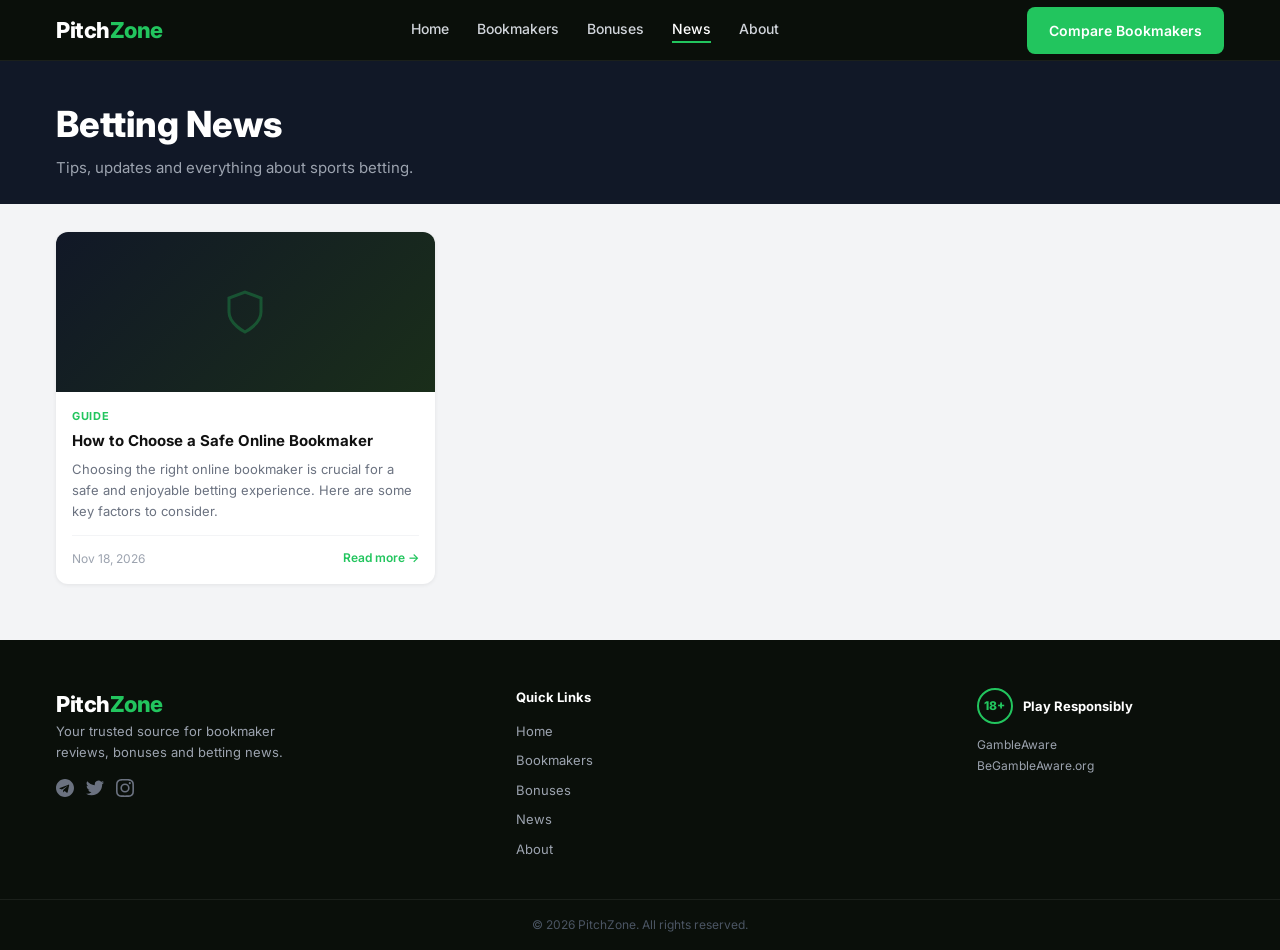
<file: news.html>
<!DOCTYPE html>
<html lang="en">
<head>
  <meta charset="UTF-8" />
  <meta name="viewport" content="width=device-width, initial-scale=1.0" />
  <title>PitchZone – Betting News</title>
  <link rel="stylesheet" href="style.css" />
  <link rel="preconnect" href="https://fonts.googleapis.com" />
  <link href="https://fonts.googleapis.com/css2?family=Inter:wght@400;500;600;700;800&display=swap" rel="stylesheet" />
  <style>
    .bm-hero {
      background: #111827;
      padding: 36px 0 24px;
    }
    .bm-hero h1 {
      font-size: clamp(24px, 4vw, 36px);
      font-weight: 800;
      color: #fff;
      margin-bottom: 6px;
    }
    .bm-hero p { font-size: 15px; color: #9ca3af; }

    .news-body {
      background: #f3f4f6;
      padding: 28px 0 56px;
    }

    .news-grid {
      display: grid;
      gap: 16px;
      grid-template-columns: 1fr;
    }
    @media (min-width: 640px) {
      .news-grid { grid-template-columns: repeat(2, 1fr); }
    }
    @media (min-width: 900px) {
      .news-grid { grid-template-columns: repeat(3, 1fr); }
    }

    .news-card {
      background: #fff;
      border-radius: 12px;
      overflow: hidden;
      box-shadow: 0 1px 4px rgba(0,0,0,.07);
      transition: box-shadow .2s, transform .2s;
      text-decoration: none;
      display: flex;
      flex-direction: column;
    }
    .news-card:hover { box-shadow: 0 6px 20px rgba(0,0,0,.11); transform: translateY(-2px); }

    .news-card-thumb {
      width: 100%;
      height: 160px;
      background: linear-gradient(135deg, #111827 0%, #1a2e1a 100%);
      display: flex;
      align-items: center;
      justify-content: center;
      flex-shrink: 0;
    }
    .news-card-thumb svg { opacity: .3; }

    .news-card-body {
      padding: 16px;
      flex: 1;
      display: flex;
      flex-direction: column;
    }
    .news-tag {
      font-size: 11px;
      font-weight: 700;
      color: #22c55e;
      text-transform: uppercase;
      letter-spacing: .06em;
      margin-bottom: 6px;
    }
    .news-card-title {
      font-size: 15px;
      font-weight: 700;
      color: #111;
      line-height: 1.4;
      margin-bottom: 8px;
      flex: 1;
    }
    .news-card-excerpt {
      font-size: 13px;
      color: #6b7280;
      line-height: 1.6;
      margin-bottom: 14px;
    }
    .news-card-footer {
      display: flex;
      align-items: center;
      justify-content: space-between;
      border-top: 1px solid #f3f4f6;
      padding-top: 12px;
      margin-top: auto;
    }
    .news-date {
      font-size: 12px;
      color: #9ca3af;
    }
    .read-more {
      font-size: 12px;
      font-weight: 600;
      color: #22c55e;
    }
  </style>
</head>
<body>

  <!-- ===== HEADER ===== -->
  <header class="site-header">
    <div class="container header-inner">
      <a href="index.html" class="logo">Pitch<span>Zone</span></a>
      <nav class="desktop-nav">
        <a href="index.html" class="nav-link">Home</a>
        <a href="bookmakers.html" class="nav-link">Bookmakers</a>
        <a href="bonuses.html" class="nav-link">Bonuses</a>
        <a href="news.html" class="nav-link active">News</a>
        <a href="about.html" class="nav-link">About</a>
      </nav>
      <div class="header-actions">
        <a href="bookmakers.html" class="btn btn-primary desktop-cta">Compare Bookmakers</a>
        <button class="hamburger" id="hamburger" aria-label="Menu">
          <span></span><span></span><span></span>
        </button>
      </div>
    </div>
    <nav class="mobile-nav" id="mobileNav">
      <a href="index.html">Home</a>
      <a href="bookmakers.html">Bookmakers</a>
      <a href="bonuses.html">Bonuses</a>
      <a href="news.html">News</a>
      <a href="about.html">About</a>
    </nav>
  </header>

  <!-- ===== HERO ===== -->
  <section class="bm-hero">
    <div class="container">
      <h1>Betting News</h1>
      <p>Tips, updates and everything about sports betting.</p>
    </div>
  </section>

  <!-- ===== NEWS GRID ===== -->
  <section class="news-body">
    <div class="container">
      <div class="news-grid">

        <!-- <a href="news/best-sportsbooks-2026.html" class="news-card">
          <div class="news-card-thumb">
            <svg width="48" height="48" viewBox="0 0 24 24" fill="none" stroke="#22c55e" stroke-width="1.5"><path d="M12 22s8-4 8-10V5l-8-3-8 3v7c0 6 8 10 8 10z"/></svg>
          </div>
          <div class="news-card-body">
            <div class="news-tag">Reviews</div>
            <div class="news-card-title">Best Sportsbooks in 2026</div>
            <div class="news-card-excerpt">We tested the top sportsbooks available this year. Here's our comprehensive breakdown of odds, bonuses, and payout speeds.</div>
            <div class="news-card-footer">
              <span class="news-date">May 23, 2026</span>
              <span class="read-more">Read more →</span>
            </div>
          </div>
        </a> -->

        <!-- <a href="news/new-bonus-offers.html" class="news-card">
          <div class="news-card-thumb">
            <svg width="48" height="48" viewBox="0 0 24 24" fill="none" stroke="#22c55e" stroke-width="1.5"><rect x="3" y="8" width="18" height="13" rx="2"/><path d="M8 8V6a4 4 0 0 1 8 0v2"/></svg>
          </div>
          <div class="news-card-body">
            <div class="news-tag">Bonuses</div>
            <div class="news-card-title">New Bonus Offers This Week</div>
            <div class="news-card-excerpt">Several top bookmakers have launched new welcome bonuses and promotions. Find out which offers are worth claiming right now.</div>
            <div class="news-card-footer">
              <span class="news-date">May 22, 2026</span>
              <span class="read-more">Read more →</span>
            </div>
          </div>
        </a> -->

        <a href="News/how-to-choose-a-safe-bookmaker.html" class="news-card">
          <div class="news-card-thumb">
            <svg width="48" height="48" viewBox="0 0 24 24" fill="none" stroke="#22c55e" stroke-width="1.5"><path d="M12 22s8-4 8-10V5l-8-3-8 3v7c0 6 8 10 8 10z"/></svg>
          </div>
          <div class="news-card-body">
            <div class="news-tag">Guide</div>
            <div class="news-card-title">How to Choose a Safe Online Bookmaker</div>
            <div class="news-card-excerpt">Choosing the right online bookmaker is crucial for a safe and enjoyable betting experience. Here are some key factors to consider.</div>
            <div class="news-card-footer">
              <span class="news-date">Nov 18, 2026</span>
              <span class="read-more">Read more →</span>
            </div>
          </div>
        </a>

        <!-- <a href="news/fast-payout-bookmakers.html" class="news-card">
          <div class="news-card-thumb">
            <svg width="48" height="48" viewBox="0 0 24 24" fill="none" stroke="#22c55e" stroke-width="1.5"><polygon points="13 2 3 14 12 14 11 22 21 10 12 10 13 2"/></svg>
          </div>
          <div class="news-card-body">
            <div class="news-tag">Payouts</div>
            <div class="news-card-title">Fastest Paying Bookmakers in 2026</div>
            <div class="news-card-excerpt">Nobody wants to wait days for their winnings. We ranked the bookmakers with the quickest withdrawal processing times.</div>
            <div class="news-card-footer">
              <span class="news-date">May 19, 2026</span>
              <span class="read-more">Read more →</span>
            </div>
          </div>
        </a> -->

        <!-- <a href="news/crypto-betting.html" class="news-card">
          <div class="news-card-thumb">
            <svg width="48" height="48" viewBox="0 0 24 24" fill="none" stroke="#22c55e" stroke-width="1.5"><circle cx="12" cy="12" r="10"/><path d="M9.5 9h3a2 2 0 0 1 0 4h-3v4"/><line x1="9.5" y1="7" x2="9.5" y2="9"/><line x1="13.5" y1="7" x2="13.5" y2="9"/></svg>
          </div>
          <div class="news-card-body">
            <div class="news-tag">Crypto</div>
            <div class="news-card-title">Best Crypto Betting Sites 2026</div>
            <div class="news-card-excerpt">Bitcoin and crypto betting is growing fast. Here are the top platforms accepting cryptocurrency deposits and withdrawals.</div>
            <div class="news-card-footer">
              <span class="news-date">May 17, 2026</span>
              <span class="read-more">Read more →</span>
            </div>
          </div>
        </a> -->

        <!-- <a href="news/bet365-review.html" class="news-card">
          <div class="news-card-thumb">
            <svg width="48" height="48" viewBox="0 0 24 24" fill="none" stroke="#22c55e" stroke-width="1.5"><polygon points="12 2 15.09 8.26 22 9.27 17 14.14 18.18 21.02 12 17.77 5.82 21.02 7 14.14 2 9.27 8.91 8.26 12 2"/></svg>
          </div>
          <div class="news-card-body">
            <div class="news-tag">Review</div>
            <div class="news-card-title">bet365 Full Review 2026</div>
            <div class="news-card-excerpt">Is bet365 still the best sportsbook in 2026? We take a deep dive into odds, features, app quality, and customer support.</div>
            <div class="news-card-footer">
              <span class="news-date">May 15, 2026</span>
              <span class="read-more">Read more →</span>
            </div>
          </div>
        </a> -->

      </div>
    </div>
  </section>

  <!-- ===== FOOTER ===== -->
  <footer class="site-footer">
    <div class="container footer-inner">
      <div class="footer-brand">
        <a href="index.html" class="logo">Pitch<span>Zone</span></a>
        <p>Your trusted source for bookmaker reviews, bonuses and betting news.</p>
        <div class="footer-socials">
          <a href="#" aria-label="Telegram"><svg width="18" height="18" viewBox="0 0 24 24" fill="currentColor"><path d="M12 0C5.373 0 0 5.373 0 12s5.373 12 12 12 12-5.373 12-12S18.627 0 12 0zm5.562 8.248l-2.018 9.505c-.145.658-.537.818-1.084.508l-3-2.21-1.447 1.394c-.16.16-.295.295-.605.295l.213-3.053 5.56-5.023c.242-.213-.054-.333-.373-.12l-6.871 4.326-2.962-.924c-.643-.204-.657-.643.136-.953l11.57-4.462c.537-.194 1.006.131.881.717z"/></svg></a>
          <a href="#" aria-label="Twitter"><svg width="18" height="18" viewBox="0 0 24 24" fill="currentColor"><path d="M23.954 4.569a10 10 0 0 1-2.825.775 4.958 4.958 0 0 0 2.163-2.723 9.91 9.91 0 0 1-3.127 1.195 4.916 4.916 0 0 0-8.384 4.482A13.944 13.944 0 0 1 1.641 3.16a4.916 4.916 0 0 0 1.523 6.574 4.903 4.903 0 0 1-2.229-.616v.061a4.917 4.917 0 0 0 3.946 4.827 4.936 4.936 0 0 1-2.224.084 4.918 4.918 0 0 0 4.6 3.42A9.868 9.868 0 0 1 0 19.54a13.94 13.94 0 0 0 7.548 2.212c9.057 0 14.01-7.503 14.01-14.01 0-.213-.005-.426-.015-.637A10.012 10.012 0 0 0 24 4.59l-.046-.021z"/></svg></a>
          <a href="#" aria-label="Instagram"><svg width="18" height="18" viewBox="0 0 24 24" fill="currentColor"><path d="M12 2.163c3.204 0 3.584.012 4.85.07 1.17.055 1.805.249 2.227.415.562.217.96.477 1.382.896.419.42.679.819.896 1.381.164.422.36 1.057.413 2.227.057 1.266.07 1.646.07 4.85s-.013 3.584-.07 4.85c-.053 1.17-.249 1.805-.413 2.227a3.705 3.705 0 0 1-.896 1.382 3.705 3.705 0 0 1-1.382.896c-.422.164-1.057.36-2.227.413-1.266.057-1.646.07-4.85.07s-3.584-.013-4.85-.07c-1.17-.053-1.805-.249-2.227-.413a3.705 3.705 0 0 1-1.382-.896 3.705 3.705 0 0 1-.896-1.382c-.164-.422-.36-1.057-.413-2.227C2.175 15.584 2.163 15.204 2.163 12s.012-3.584.07-4.85c.053-1.17.249-1.805.413-2.227a3.705 3.705 0 0 1 .896-1.382 3.705 3.705 0 0 1 1.382-.896c.422-.164 1.057-.36 2.227-.413C8.416 2.175 8.796 2.163 12 2.163zm0-2.163c-3.259 0-3.667.014-4.947.072C5.771.131 4.903.333 4.14.63a5.869 5.869 0 0 0-2.126 1.384A5.869 5.869 0 0 0 .63 4.14C.333 4.903.131 5.771.072 7.053.014 8.333 0 8.741 0 12c0 3.259.014 3.667.072 4.947.059 1.282.261 2.15.558 2.913.306.789.715 1.457 1.384 2.126A5.869 5.869 0 0 0 4.14 23.37c.763.297 1.631.499 2.913.558C8.333 23.986 8.741 24 12 24c3.259 0 3.667-.014 4.947-.072 1.282-.059 2.15-.261 2.913-.558a5.869 5.869 0 0 0 2.126-1.384 5.869 5.869 0 0 0 1.384-2.126c.297-.763.499-1.631.558-2.913C23.986 15.667 24 15.259 24 12c0-3.259-.014-3.667-.072-4.947-.059-1.282-.261-2.15-.558-2.913a5.869 5.869 0 0 0-1.384-2.126A5.869 5.869 0 0 0 19.86.63c-.763-.297-1.631-.499-2.913-.558C15.667.014 15.259 0 12 0zm0 5.838a6.162 6.162 0 1 0 0 12.324 6.162 6.162 0 0 0 0-12.324zM12 16a4 4 0 1 1 0-8 4 4 0 0 1 0 8zm6.406-11.845a1.44 1.44 0 1 0 0 2.881 1.44 1.44 0 0 0 0-2.881z"/></svg></a>
        </div>
      </div>
      <div class="footer-links">
        <div class="footer-col">
          <h4>Quick Links</h4>
          <a href="index.html">Home</a>
          <a href="bookmakers.html">Bookmakers</a>
          <a href="bonuses.html">Bonuses</a>
          <a href="news.html">News</a>
          <a href="about.html">About</a>
        </div>
      </div>
      <div class="footer-responsible">
        <div class="responsible-badge">
          <span class="badge-18">18+</span>
          <span>Play Responsibly</span>
        </div>
        <div class="gamble-aware">
          <span>GambleAware</span>
          <span>BeGambleAware.org</span>
        </div>
      </div>
    </div>
    <div class="footer-bottom">
      <p>© 2026 PitchZone. All rights reserved.</p>
    </div>
  </footer>

  <script>
    const hamburger = document.getElementById('hamburger');
    const mobileNav = document.getElementById('mobileNav');
    hamburger.addEventListener('click', () => {
      mobileNav.classList.toggle('open');
      hamburger.classList.toggle('active');
    });
  </script>
</body>
</html>
</file>
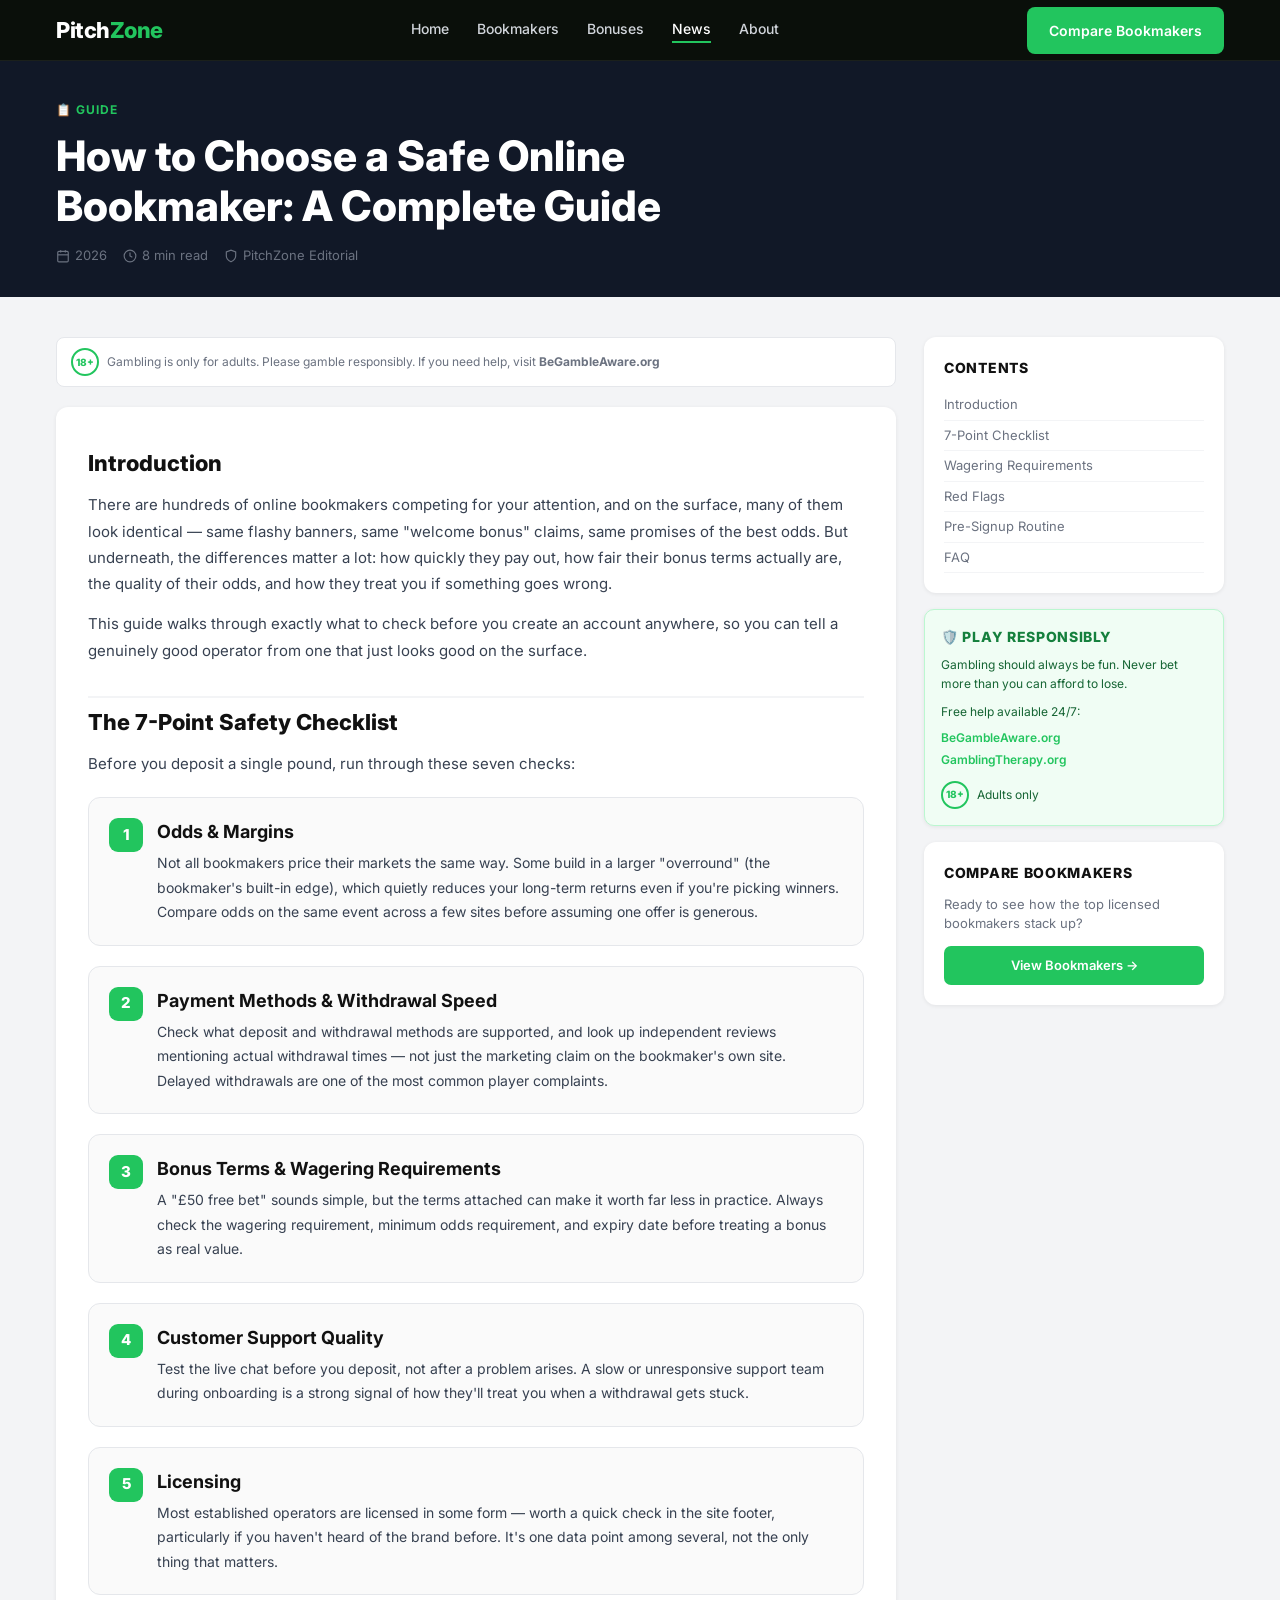
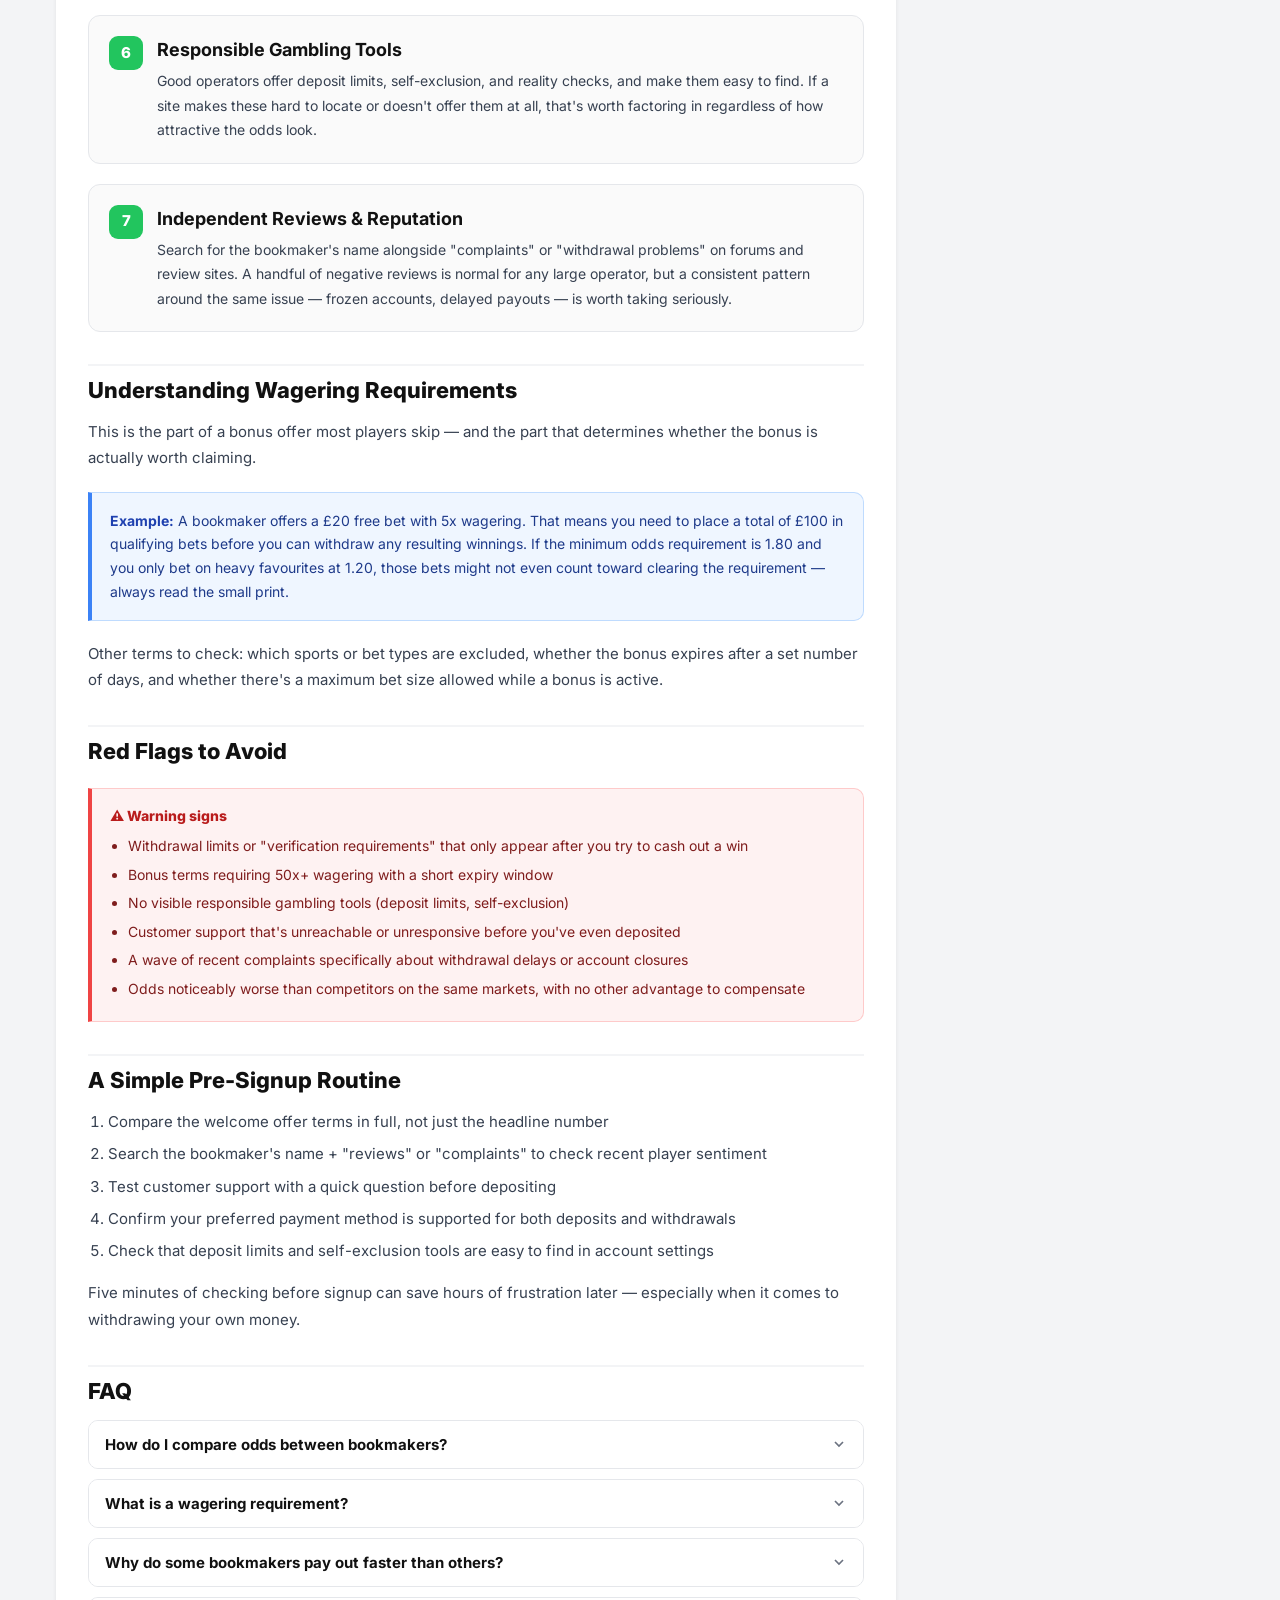
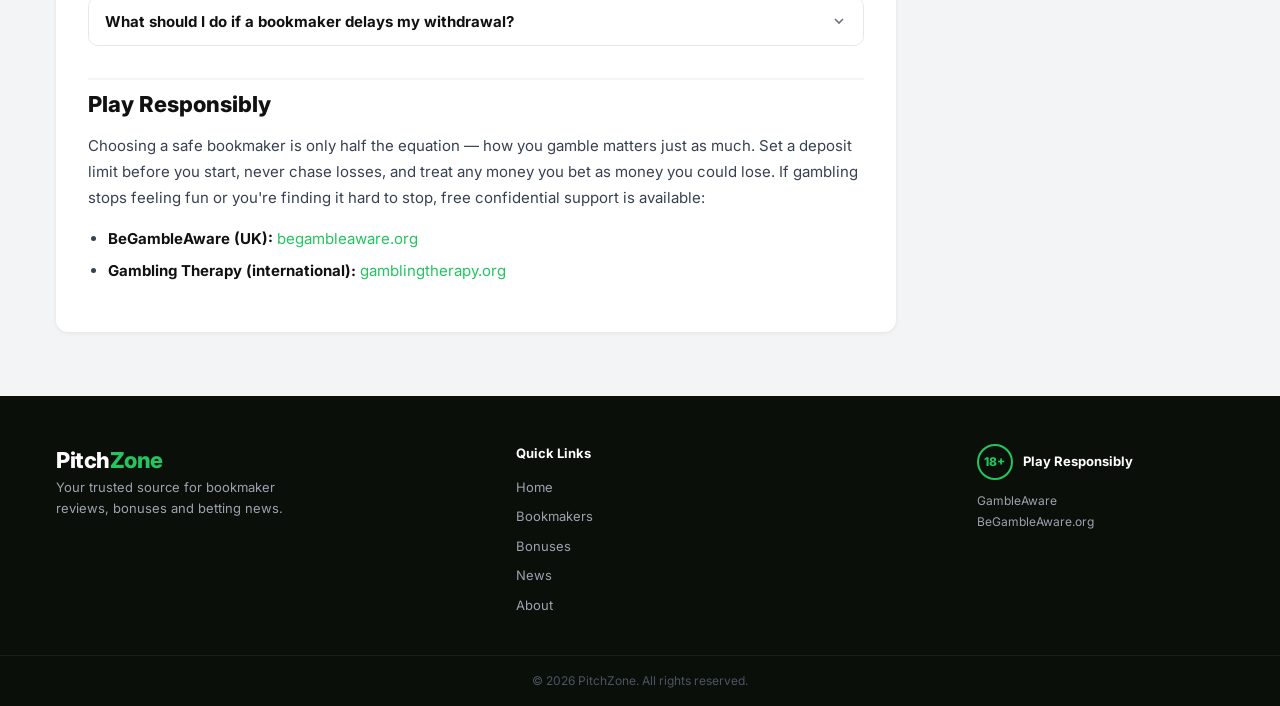
<file: News/how-to-choose-a-safe-bookmaker.html>
<!DOCTYPE html>
<html lang="en">
<head>
  <meta charset="UTF-8" />
  <meta name="viewport" content="width=device-width, initial-scale=1.0" />
  <title>How to Choose a Safe Online Bookmaker in 2026 | PitchZone</title>
  <meta name="description" content="A complete guide to choosing a safe, licensed online bookmaker in 2026. Learn what to check before you sign up — licensing, odds, payments, bonuses and more." />
  <meta name="keywords" content="how to choose an online bookmaker, safe betting sites UK, licensed bookmakers UK, online betting safety guide" />
  <meta property="og:title" content="How to Choose a Safe Online Bookmaker in 2026" />
  <meta property="og:description" content="A complete guide to choosing a safe, licensed online bookmaker in 2026." />
  <meta property="og:type" content="article" />
  <meta property="og:url" content="https://pitchzonepro.com/news/how-to-choose-a-safe-bookmaker.html" />
  <link rel="stylesheet" href="../style.css" />
  <link rel="preconnect" href="https://fonts.googleapis.com" />
  <link href="https://fonts.googleapis.com/css2?family=Inter:wght@400;500;600;700;800&display=swap" rel="stylesheet" />
  <script type="application/ld+json">
  {
    "@context": "https://schema.org",
    "@type": "FAQPage",
    "mainEntity": [
      {
        "@type": "Question",
        "name": "How do I compare odds between bookmakers?",
        "acceptedAnswer": {
          "@type": "Answer",
          "text": "Pick a specific market — like the outright winner of a match — and check the price on the same selection across a few sites. Small differences add up over time, especially if you bet regularly, so it's worth having accounts with more than one bookmaker to shop around."
        }
      },
      {
        "@type": "Question",
        "name": "What is a wagering requirement?",
        "acceptedAnswer": {
          "@type": "Answer",
          "text": "A wagering requirement is the number of times you must bet a bonus amount before you can withdraw any winnings from it. For example, a bonus with 5x wagering on a £20 bonus means you need to place £100 in total bets before cashing out."
        }
      },
      {
        "@type": "Question",
        "name": "Why do some bookmakers pay out faster than others?",
        "acceptedAnswer": {
          "@type": "Answer",
          "text": "Withdrawal speed depends on the payment method used, the operator's internal verification process, and sometimes the size of the withdrawal. E-wallets are typically fastest, while bank transfers and card withdrawals can take longer. Checking independent reviews for real reported withdrawal times is more reliable than relying on the marketing claim alone."
        }
      },
      {
        "@type": "Question",
        "name": "What should I do if a bookmaker delays my withdrawal?",
        "acceptedAnswer": {
          "@type": "Answer",
          "text": "First check the bookmaker's stated processing times and verify your account is fully verified (KYC). If the delay goes beyond their stated window, contact support in writing and keep records of the conversation in case you need to escalate the issue further."
        }
      }
    ]
  }
  </script>
  <style>
    .article-hero {
      background: #111827;
      padding: 40px 0 32px;
    }
    .article-hero .tag {
      font-size: 12px;
      font-weight: 700;
      color: #22c55e;
      text-transform: uppercase;
      letter-spacing: .08em;
      margin-bottom: 12px;
    }
    .article-hero h1 {
      font-size: clamp(24px, 4vw, 42px);
      font-weight: 800;
      color: #fff;
      line-height: 1.2;
      margin-bottom: 14px;
      max-width: 780px;
    }
    .article-meta {
      display: flex;
      align-items: center;
      gap: 16px;
      font-size: 13px;
      color: #6b7280;
      flex-wrap: wrap;
    }
    .article-meta span { display: flex; align-items: center; gap: 5px; }

    .article-body {
      background: #f3f4f6;
      padding: 40px 0 64px;
    }
    .article-layout {
      display: grid;
      gap: 28px;
      grid-template-columns: 1fr;
    }
    @media (min-width: 900px) {
      .article-layout { grid-template-columns: 1fr 300px; align-items: start; }
    }

    .article-content {
      background: #fff;
      border-radius: 12px;
      padding: 32px;
      box-shadow: 0 1px 4px rgba(0,0,0,.07);
    }
    .article-content h2 {
      font-size: 22px;
      font-weight: 800;
      color: #111;
      margin: 32px 0 12px;
      padding-top: 8px;
      border-top: 2px solid #f3f4f6;
    }
    .article-content h2:first-child { margin-top: 0; border-top: none; }
    .article-content h3 {
      font-size: 18px;
      font-weight: 700;
      color: #111;
      margin: 24px 0 10px;
      display: flex;
      align-items: center;
      gap: 8px;
    }
    .article-content p {
      font-size: 15px;
      color: #374151;
      line-height: 1.75;
      margin-bottom: 14px;
    }
    .article-content ul, .article-content ol {
      margin: 0 0 16px 20px;
    }
    .article-content li {
      font-size: 15px;
      color: #374151;
      line-height: 1.75;
      margin-bottom: 6px;
    }
    .article-content strong { color: #111; }

    /* Checklist cards */
    .check-card {
      border: 1px solid #e5e7eb;
      border-radius: 12px;
      padding: 20px;
      margin: 20px 0;
      background: #fafafa;
      display: flex;
      gap: 14px;
    }
    .check-num {
      width: 34px;
      height: 34px;
      border-radius: 9px;
      background: #22c55e;
      color: #fff;
      display: flex;
      align-items: center;
      justify-content: center;
      font-size: 15px;
      font-weight: 800;
      flex-shrink: 0;
    }
    .check-card h3 { margin: 0 0 6px; border: none; }
    .check-card p { margin-bottom: 0; font-size: 14px; }

    /* Red flag box */
    .redflag-box {
      background: #fef2f2;
      border: 1px solid #fecaca;
      border-left: 4px solid #ef4444;
      border-radius: 0 10px 10px 0;
      padding: 16px 18px;
      margin: 20px 0;
    }
    .redflag-box h4 {
      color: #b91c1c;
      font-size: 14px;
      font-weight: 800;
      margin-bottom: 8px;
      display: flex;
      align-items: center;
      gap: 6px;
    }
    .redflag-box ul { margin: 0 0 0 18px; }
    .redflag-box li { font-size: 14px; color: #7f1d1d; margin-bottom: 4px; }

    /* Example box */
    .example-box {
      background: #eff6ff;
      border: 1px solid #bfdbfe;
      border-left: 4px solid #3b82f6;
      border-radius: 0 10px 10px 0;
      padding: 16px 18px;
      margin: 20px 0;
      font-size: 14px;
      color: #1e3a8a;
      line-height: 1.7;
    }
    .example-box strong { color: #1e40af; }

    /* FAQ */
    .faq-item {
      border: 1px solid #e5e7eb;
      border-radius: 10px;
      margin-bottom: 10px;
      overflow: hidden;
    }
    .faq-q {
      width: 100%;
      display: flex;
      align-items: center;
      justify-content: space-between;
      padding: 14px 16px;
      background: #fff;
      border: none;
      cursor: pointer;
      font-family: 'Inter', sans-serif;
      font-size: 15px;
      font-weight: 700;
      color: #111;
      text-align: left;
      gap: 12px;
    }
    .faq-arrow { transition: transform .25s; flex-shrink: 0; }
    .faq-a {
      display: none;
      padding: 0 16px 14px;
      font-size: 14px;
      color: #4b5563;
      line-height: 1.7;
      background: #fff;
    }
    .faq-a.open { display: block; }

    /* Sidebar */
    .article-sidebar { display: flex; flex-direction: column; gap: 16px; }
    .sidebar-card {
      background: #fff;
      border-radius: 12px;
      padding: 20px;
      box-shadow: 0 1px 4px rgba(0,0,0,.07);
    }
    .sidebar-card h4 {
      font-size: 14px;
      font-weight: 800;
      color: #111;
      margin-bottom: 12px;
      text-transform: uppercase;
      letter-spacing: .05em;
    }
    .sidebar-toc a {
      display: block;
      font-size: 13px;
      color: #6b7280;
      padding: 5px 0;
      border-bottom: 1px solid #f3f4f6;
      transition: color .15s;
    }
    .sidebar-toc a:hover { color: #22c55e; }
    .responsible-box {
      background: #f0fdf4;
      border: 1px solid #bbf7d0;
      border-radius: 10px;
      padding: 16px;
    }
    .responsible-box h4 { color: #15803d; margin-bottom: 8px; }
    .responsible-box p { font-size: 12px; color: #166534; line-height: 1.6; margin-bottom: 8px; }
    .responsible-box a { color: #22c55e; font-size: 12px; font-weight: 600; display: block; margin-top: 4px; }

    .age-notice {
      display: flex;
      align-items: center;
      gap: 8px;
      background: #fff;
      border: 1px solid #e5e7eb;
      border-radius: 8px;
      padding: 10px 14px;
      font-size: 12px;
      color: #6b7280;
      margin-bottom: 20px;
    }
    .age-badge-sm {
      width: 28px;
      height: 28px;
      border-radius: 50%;
      border: 2px solid #22c55e;
      display: flex;
      align-items: center;
      justify-content: center;
      font-size: 10px;
      font-weight: 800;
      color: #22c55e;
      flex-shrink: 0;
    }
  </style>
</head>
<body>

  <!-- ===== HEADER ===== -->
  <header class="site-header">
    <div class="container header-inner">
      <a href="../index.html" class="logo">Pitch<span>Zone</span></a>
      <nav class="desktop-nav">
        <a href="../index.html" class="nav-link">Home</a>
        <a href="../bookmakers.html" class="nav-link">Bookmakers</a>
        <a href="../bonuses.html" class="nav-link">Bonuses</a>
        <a href="../news.html" class="nav-link active">News</a>
        <a href="../about.html" class="nav-link">About</a>
      </nav>
      <div class="header-actions">
        <a href="../bookmakers.html" class="btn btn-primary desktop-cta">Compare Bookmakers</a>
        <button class="hamburger" id="hamburger" aria-label="Menu">
          <span></span><span></span><span></span>
        </button>
      </div>
    </div>
    <nav class="mobile-nav" id="mobileNav">
      <a href="../index.html">Home</a>
      <a href="../bookmakers.html">Bookmakers</a>
      <a href="../bonuses.html">Bonuses</a>
      <a href="../news.html">News</a>
      <a href="../about.html">About</a>
    </nav>
  </header>

  <!-- ===== ARTICLE HERO ===== -->
  <section class="article-hero">
    <div class="container">
      <p class="tag">📋 Guide</p>
      <h1>How to Choose a Safe Online Bookmaker: A Complete Guide</h1>
      <div class="article-meta">
        <span>
          <svg width="14" height="14" viewBox="0 0 24 24" fill="none" stroke="currentColor" stroke-width="2"><rect x="3" y="4" width="18" height="18" rx="2"/><line x1="16" y1="2" x2="16" y2="6"/><line x1="8" y1="2" x2="8" y2="6"/><line x1="3" y1="10" x2="21" y2="10"/></svg>
          2026
        </span>
        <span>
          <svg width="14" height="14" viewBox="0 0 24 24" fill="none" stroke="currentColor" stroke-width="2"><circle cx="12" cy="12" r="10"/><polyline points="12 6 12 12 16 14"/></svg>
          8 min read
        </span>
        <span>
          <svg width="14" height="14" viewBox="0 0 24 24" fill="none" stroke="currentColor" stroke-width="2"><path d="M12 22s8-4 8-10V5l-8-3-8 3v7c0 6 8 10 8 10z"/></svg>
          PitchZone Editorial
        </span>
      </div>
    </div>
  </section>

  <!-- ===== ARTICLE BODY ===== -->
  <section class="article-body">
    <div class="container">
      <div class="article-layout">

        <!-- Main content -->
        <div>
          <div class="age-notice">
            <div class="age-badge-sm">18+</div>
            <span>Gambling is only for adults. Please gamble responsibly. If you need help, visit <strong>BeGambleAware.org</strong></span>
          </div>

          <div class="article-content">

            <h2>Introduction</h2>
            <p>There are hundreds of online bookmakers competing for your attention, and on the surface, many of them look identical — same flashy banners, same "welcome bonus" claims, same promises of the best odds. But underneath, the differences matter a lot: how quickly they pay out, how fair their bonus terms actually are, the quality of their odds, and how they treat you if something goes wrong.</p>
            <p>This guide walks through exactly what to check before you create an account anywhere, so you can tell a genuinely good operator from one that just looks good on the surface.</p>

            <h2>The 7-Point Safety Checklist</h2>
            <p>Before you deposit a single pound, run through these seven checks:</p>

            <div class="check-card">
              <div class="check-num">1</div>
              <div>
                <h3>Odds & Margins</h3>
                <p>Not all bookmakers price their markets the same way. Some build in a larger "overround" (the bookmaker's built-in edge), which quietly reduces your long-term returns even if you're picking winners. Compare odds on the same event across a few sites before assuming one offer is generous.</p>
              </div>
            </div>

            <div class="check-card">
              <div class="check-num">2</div>
              <div>
                <h3>Payment Methods & Withdrawal Speed</h3>
                <p>Check what deposit and withdrawal methods are supported, and look up independent reviews mentioning actual withdrawal times — not just the marketing claim on the bookmaker's own site. Delayed withdrawals are one of the most common player complaints.</p>
              </div>
            </div>

            <div class="check-card">
              <div class="check-num">3</div>
              <div>
                <h3>Bonus Terms & Wagering Requirements</h3>
                <p>A "£50 free bet" sounds simple, but the terms attached can make it worth far less in practice. Always check the wagering requirement, minimum odds requirement, and expiry date before treating a bonus as real value.</p>
              </div>
            </div>

            <div class="check-card">
              <div class="check-num">4</div>
              <div>
                <h3>Customer Support Quality</h3>
                <p>Test the live chat before you deposit, not after a problem arises. A slow or unresponsive support team during onboarding is a strong signal of how they'll treat you when a withdrawal gets stuck.</p>
              </div>
            </div>

            <div class="check-card">
              <div class="check-num">5</div>
              <div>
                <h3>Licensing</h3>
                <p>Most established operators are licensed in some form — worth a quick check in the site footer, particularly if you haven't heard of the brand before. It's one data point among several, not the only thing that matters.</p>
              </div>
            </div>

            <div class="check-card">
              <div class="check-num">6</div>
              <div>
                <h3>Responsible Gambling Tools</h3>
                <p>Good operators offer deposit limits, self-exclusion, and reality checks, and make them easy to find. If a site makes these hard to locate or doesn't offer them at all, that's worth factoring in regardless of how attractive the odds look.</p>
              </div>
            </div>

            <div class="check-card">
              <div class="check-num">7</div>
              <div>
                <h3>Independent Reviews & Reputation</h3>
                <p>Search for the bookmaker's name alongside "complaints" or "withdrawal problems" on forums and review sites. A handful of negative reviews is normal for any large operator, but a consistent pattern around the same issue — frozen accounts, delayed payouts — is worth taking seriously.</p>
              </div>
            </div>

            <h2>Understanding Wagering Requirements</h2>
            <p>This is the part of a bonus offer most players skip — and the part that determines whether the bonus is actually worth claiming.</p>
            <div class="example-box">
              <strong>Example:</strong> A bookmaker offers a £20 free bet with 5x wagering. That means you need to place a total of £100 in qualifying bets before you can withdraw any resulting winnings. If the minimum odds requirement is 1.80 and you only bet on heavy favourites at 1.20, those bets might not even count toward clearing the requirement — always read the small print.
            </div>
            <p>Other terms to check: which sports or bet types are excluded, whether the bonus expires after a set number of days, and whether there's a maximum bet size allowed while a bonus is active.</p>

            <h2>Red Flags to Avoid</h2>
            <div class="redflag-box">
              <h4>⚠️ Warning signs</h4>
              <ul>
                <li>Withdrawal limits or "verification requirements" that only appear after you try to cash out a win</li>
                <li>Bonus terms requiring 50x+ wagering with a short expiry window</li>
                <li>No visible responsible gambling tools (deposit limits, self-exclusion)</li>
                <li>Customer support that's unreachable or unresponsive before you've even deposited</li>
                <li>A wave of recent complaints specifically about withdrawal delays or account closures</li>
                <li>Odds noticeably worse than competitors on the same markets, with no other advantage to compensate</li>
              </ul>
            </div>

            <h2>A Simple Pre-Signup Routine</h2>
            <ol>
              <li>Compare the welcome offer terms in full, not just the headline number</li>
              <li>Search the bookmaker's name + "reviews" or "complaints" to check recent player sentiment</li>
              <li>Test customer support with a quick question before depositing</li>
              <li>Confirm your preferred payment method is supported for both deposits and withdrawals</li>
              <li>Check that deposit limits and self-exclusion tools are easy to find in account settings</li>
            </ol>
            <p>Five minutes of checking before signup can save hours of frustration later — especially when it comes to withdrawing your own money.</p>

            <h2>FAQ</h2>

            <div class="faq-item">
              <button class="faq-q" onclick="toggleFaq(this)">
                How do I compare odds between bookmakers?
                <svg class="faq-arrow" width="16" height="16" viewBox="0 0 24 24" fill="none" stroke="#6b7280" stroke-width="2.5"><polyline points="6 9 12 15 18 9"/></svg>
              </button>
              <div class="faq-a">Pick a specific market — like the outright winner of a match — and check the price on the same selection across a few sites. Small differences add up over time, especially if you bet regularly, so it's worth having accounts with more than one bookmaker to shop around.</div>
            </div>

            <div class="faq-item">
              <button class="faq-q" onclick="toggleFaq(this)">
                What is a wagering requirement?
                <svg class="faq-arrow" width="16" height="16" viewBox="0 0 24 24" fill="none" stroke="#6b7280" stroke-width="2.5"><polyline points="6 9 12 15 18 9"/></svg>
              </button>
              <div class="faq-a">A wagering requirement is the number of times you must bet a bonus amount before you can withdraw any winnings from it. For example, a bonus with 5x wagering on a £20 bonus means you need to place £100 in total bets before cashing out.</div>
            </div>

            <div class="faq-item">
              <button class="faq-q" onclick="toggleFaq(this)">
                Why do some bookmakers pay out faster than others?
                <svg class="faq-arrow" width="16" height="16" viewBox="0 0 24 24" fill="none" stroke="#6b7280" stroke-width="2.5"><polyline points="6 9 12 15 18 9"/></svg>
              </button>
              <div class="faq-a">Withdrawal speed depends on the payment method used, the operator's internal verification process, and sometimes the size of the withdrawal. E-wallets are typically fastest, while bank transfers and card withdrawals can take longer. Checking independent reviews for real reported withdrawal times is more reliable than relying on the marketing claim alone.</div>
            </div>

            <div class="faq-item">
              <button class="faq-q" onclick="toggleFaq(this)">
                What should I do if a bookmaker delays my withdrawal?
                <svg class="faq-arrow" width="16" height="16" viewBox="0 0 24 24" fill="none" stroke="#6b7280" stroke-width="2.5"><polyline points="6 9 12 15 18 9"/></svg>
              </button>
              <div class="faq-a">First check the bookmaker's stated processing times and verify your account is fully verified (KYC). If the delay goes beyond their stated window, contact support in writing and keep records of the conversation in case you need to escalate the issue further.</div>
            </div>

            <h2>Play Responsibly</h2>
            <p>Choosing a safe bookmaker is only half the equation — how you gamble matters just as much. Set a deposit limit before you start, never chase losses, and treat any money you bet as money you could lose. If gambling stops feeling fun or you're finding it hard to stop, free confidential support is available:</p>
            <ul>
              <li><strong>BeGambleAware (UK):</strong> <a href="https://www.begambleaware.org" target="_blank" style="color:#22c55e;">begambleaware.org</a></li>
              <li><strong>Gambling Therapy (international):</strong> <a href="https://www.gamblingtherapy.org" target="_blank" style="color:#22c55e;">gamblingtherapy.org</a></li>
            </ul>

          </div>
        </div>

        <!-- Sidebar -->
        <div class="article-sidebar">
          <div class="sidebar-card">
            <h4>Contents</h4>
            <div class="sidebar-toc">
              <a href="#intro">Introduction</a>
              <a href="#checklist">7-Point Checklist</a>
              <a href="#wagering">Wagering Requirements</a>
              <a href="#redflags">Red Flags</a>
              <a href="#routine">Pre-Signup Routine</a>
              <a href="#faq">FAQ</a>
            </div>
          </div>

          <div class="sidebar-card responsible-box">
            <h4>🛡️ Play Responsibly</h4>
            <p>Gambling should always be fun. Never bet more than you can afford to lose.</p>
            <p>Free help available 24/7:</p>
            <a href="https://www.begambleaware.org" target="_blank">BeGambleAware.org</a>
            <a href="https://www.gamblingtherapy.org" target="_blank">GamblingTherapy.org</a>
            <div style="margin-top:12px;display:flex;align-items:center;gap:8px;">
              <div class="age-badge-sm">18+</div>
              <span style="font-size:12px;color:#166534;">Adults only</span>
            </div>
          </div>

          <div class="sidebar-card">
            <h4>Compare Bookmakers</h4>
            <p style="font-size:13px;color:#6b7280;margin-bottom:12px;">Ready to see how the top licensed bookmakers stack up?</p>
            <a href="../bookmakers.html" class="btn btn-primary btn-sm" style="justify-content:center;width:100%;">View Bookmakers →</a>
          </div>
        </div>

      </div>
    </div>
  </section>

  <!-- ===== FOOTER ===== -->
  <footer class="site-footer">
    <div class="container footer-inner">
      <div class="footer-brand">
        <a href="../index.html" class="logo">Pitch<span>Zone</span></a>
        <p>Your trusted source for bookmaker reviews, bonuses and betting news.</p>
      </div>
      <div class="footer-links">
        <div class="footer-col">
          <h4>Quick Links</h4>
          <a href="../index.html">Home</a>
          <a href="../bookmakers.html">Bookmakers</a>
          <a href="../bonuses.html">Bonuses</a>
          <a href="../news.html">News</a>
          <a href="../about.html">About</a>
        </div>
      </div>
      <div class="footer-responsible">
        <div class="responsible-badge">
          <span class="badge-18">18+</span>
          <span>Play Responsibly</span>
        </div>
        <div class="gamble-aware">
          <span>GambleAware</span>
          <span>BeGambleAware.org</span>
        </div>
      </div>
    </div>
    <div class="footer-bottom">
      <p>© 2026 PitchZone. All rights reserved.</p>
    </div>
  </footer>

  <script>
    function toggleFaq(btn) {
      const answer = btn.nextElementSibling;
      const arrow = btn.querySelector('.faq-arrow');
      const isOpen = answer.classList.contains('open');
      answer.classList.toggle('open', !isOpen);
      arrow.style.transform = isOpen ? '' : 'rotate(180deg)';
    }

    const hamburger = document.getElementById('hamburger');
    const mobileNav = document.getElementById('mobileNav');
    hamburger.addEventListener('click', () => {
      mobileNav.classList.toggle('open');
      hamburger.classList.toggle('active');
    });
  </script>
</body>
</html>
</file>
<file: style.css>
/* ====================================================
   PitchZone – style.css
   Mobile-first, responsive up to desktop
   ==================================================== */

/* ---------- Reset & Base ---------- */
*, *::before, *::after { box-sizing: border-box; margin: 0; padding: 0; }

:root {
  --green:      #22c55e;
  --green-dark: #16a34a;
  --blue:       #3b82f6;
  --purple:     #8b5cf6;
  --gold:       #f59e0b;
  --silver:     #94a3b8;
  --bronze:     #cd7c3b;
  --black:      #0a0a0a;
  --surface:    #111827;
  --card:       #ffffff;
  --border:     #e5e7eb;
  --text:       #111827;
  --muted:      #6b7280;
  --radius:     10px;
  --font:       'Inter', system-ui, sans-serif;
}

html { scroll-behavior: smooth; }

body {
  font-family: var(--font);
  font-size: 15px;
  color: var(--text);
  background: #f9fafb;
  line-height: 1.5;
}

img { max-width: 100%; display: block; }
a  { text-decoration: none; color: inherit; }

.container {
  width: 100%;
  max-width: 1200px;
  margin: 0 auto;
  padding: 0 16px;
}

.green  { color: var(--green); }
.purple { color: var(--purple); }

/* ---------- Visibility helpers ---------- */
.desktop-only { display: none; }
.mobile-only  { display: block; }

@media (min-width: 900px) {
  .desktop-only { display: flex; }
  .desktop-only.features-grid { display: grid; }
  .mobile-only  { display: none !important; }
}

/* ---------- Buttons ---------- */
.btn {
  display: inline-flex;
  align-items: center;
  gap: 6px;
  padding: 11px 20px;
  border-radius: 8px;
  font-weight: 600;
  font-size: 14px;
  cursor: pointer;
  transition: filter .15s, background .15s;
  border: 2px solid transparent;
  white-space: nowrap;
}
.btn-primary {
  background: var(--green);
  color: #fff;
}
.btn-primary:hover { filter: brightness(1.08); }
.btn-outline {
  background: transparent;
  border-color: #fff;
  color: #fff;
}
.btn-outline:hover { background: rgba(255,255,255,.1); }
.btn-sm  { padding: 8px 14px; font-size: 13px; border-radius: 7px; }
.btn-xs  { padding: 5px 12px; font-size: 12px; border-radius: 6px; }

/* ---------- HEADER ---------- */
.site-header {
  position: sticky;
  top: 0;
  z-index: 100;
  background: #0a0f0a;
  border-bottom: 1px solid rgba(255,255,255,.07);
}
.header-inner {
  display: flex;
  align-items: center;
  justify-content: space-between;
  height: 60px;
}
.logo {
  font-size: 22px;
  font-weight: 800;
  color: #fff;
  letter-spacing: -.5px;
}
.logo span { color: var(--green); }

.desktop-nav { display: none; }
@media (min-width: 900px) {
  .desktop-nav {
    display: flex;
    gap: 28px;
  }
}
.nav-link {
  color: #d1d5db;
  font-size: 14px;
  font-weight: 500;
  padding-bottom: 2px;
  border-bottom: 2px solid transparent;
  transition: color .15s, border-color .15s;
}
.nav-link:hover, .nav-link.active {
  color: #fff;
  border-bottom-color: var(--green);
}

.header-actions { display: flex; align-items: center; gap: 10px; }
.icon-btn {
  background: none;
  border: none;
  color: #9ca3af;
  cursor: pointer;
  padding: 6px;
  border-radius: 6px;
  transition: color .15s;
}
.icon-btn:hover { color: #fff; }
.desktop-cta { display: none; }
@media (min-width: 900px) {
  .desktop-cta { display: inline-flex; }
}

/* Hamburger */
.hamburger {
  display: flex;
  flex-direction: column;
  gap: 5px;
  background: none;
  border: none;
  cursor: pointer;
  padding: 4px;
}
.hamburger span {
  display: block;
  width: 22px;
  height: 2px;
  background: #fff;
  border-radius: 2px;
  transition: transform .25s, opacity .25s;
}
.hamburger.active span:nth-child(1) { transform: translateY(7px) rotate(45deg); }
.hamburger.active span:nth-child(2) { opacity: 0; }
.hamburger.active span:nth-child(3) { transform: translateY(-7px) rotate(-45deg); }
@media (min-width: 900px) { .hamburger { display: none; } }

/* Mobile nav dropdown */
.mobile-nav {
  display: none;
  flex-direction: column;
  background: #111;
  border-top: 1px solid rgba(255,255,255,.08);
}
.mobile-nav.open { display: flex; }
.mobile-nav a {
  padding: 14px 20px;
  color: #d1d5db;
  font-size: 15px;
  font-weight: 500;
  border-bottom: 1px solid rgba(255,255,255,.05);
  transition: color .15s, background .15s;
}
.mobile-nav a:hover { color: var(--green); background: rgba(34,197,94,.06); }
@media (min-width: 900px) { .mobile-nav { display: none !important; } }

/* ---------- HERO ---------- */
.hero {
  position: relative;
  background: linear-gradient(135deg, #0a0f0a 0%, #111827 60%, #0d1f0d 100%);
  overflow: hidden;
  min-height: 380px;
}
.hero-overlay {
  position: absolute;
  inset: 0;
  background: linear-gradient(90deg, rgba(0,0,0,.85) 40%, rgba(0,0,0,.2) 100%);
  z-index: 1;
}
.hero-inner {
  position: relative;
  z-index: 2;
  display: flex;
  align-items: center;
  justify-content: space-between;
  gap: 24px;
  padding-top: 40px;
  padding-bottom: 40px;
}
.hero-content { flex: 1; min-width: 0; }
.hero-eyebrow {
  display: flex;
  align-items: center;
  gap: 6px;
  font-size: 12px;
  font-weight: 700;
  letter-spacing: .08em;
  color: var(--green);
  margin-bottom: 14px;
  text-transform: uppercase;
}
.hero-content h1 {
  font-size: clamp(28px, 5vw, 52px);
  font-weight: 800;
  line-height: 1.1;
  color: #fff;
  margin-bottom: 14px;
}
.hero-content h1 .green { color: var(--green); }
.hero-sub {
  font-size: 15px;
  color: #9ca3af;
  margin-bottom: 24px;
  max-width: 420px;
}
.hero-btns {
  display: flex;
  flex-wrap: wrap;
  gap: 12px;
  margin-bottom: 28px;
}
.hero-trust {
  gap: 20px;
  flex-wrap: wrap;
  font-size: 13px;
  color: #9ca3af;
}
.hero-trust span { display: flex; align-items: center; gap: 5px; }

.hero-image {
  flex-shrink: 0;
  width: 42%;
  max-width: 440px;
  display: none;
}
@media (min-width: 640px) { .hero-image { display: block; } }
.hero-image img {
  width: 100%;
  object-fit: cover;
  border-radius: 12px;
  opacity: .9;
}

/* ---------- SECTIONS ---------- */
.section { padding: 40px 0; }
.section-header {
  display: flex;
  align-items: center;
  justify-content: space-between;
  margin-bottom: 20px;
}
.section-header h2 { font-size: 22px; font-weight: 800; }
.view-all {
  font-size: 13px;
  font-weight: 600;
  color: var(--green);
  display: flex;
  align-items: center;
  gap: 3px;
  transition: gap .15s;
}
.view-all:hover { gap: 6px; }

/* ---------- BOOKMAKERS – Mobile list ---------- */
.bk-list { display: flex; flex-direction: column; gap: 10px; }
.bk-row {
  display: flex;
  align-items: center;
  gap: 10px;
  background: #fff;
  border-radius: var(--radius);
  padding: 12px 14px;
  box-shadow: 0 1px 4px rgba(0,0,0,.07);
}
.bk-info { flex: 1; }
.bk-rating {
  font-size: 13px;
  font-weight: 600;
  display: flex;
  align-items: center;
  gap: 4px;
  color: var(--text);
}
.star { color: var(--gold); }
.label { font-size: 12px; font-weight: 600; }
.bk-bonus { font-size: 18px; font-weight: 800; color: var(--green); line-height: 1.2; }
.bk-bonus .bonus-text { font-size: 12px; font-weight: 500; color: var(--green); }

/* ---------- BOOKMAKERS – Desktop cards ---------- */
.bk-cards {
  gap: 14px;
}
.bk-card {
  flex: 1;
  background: #fff;
  border-radius: var(--radius);
  padding: 20px 14px 16px;
  box-shadow: 0 1px 6px rgba(0,0,0,.08);
  display: flex;
  flex-direction: column;
  align-items: center;
  gap: 8px;
  text-align: center;
  position: relative;
  transition: box-shadow .2s, transform .2s;
}
.bk-card:hover { box-shadow: 0 6px 20px rgba(0,0,0,.12); transform: translateY(-2px); }
.bk-card .bk-rank { position: absolute; top: 10px; left: 10px; }
.bk-card .bk-logo { margin-top: 10px; }
.bk-card .bk-rating { flex-direction: column; gap: 2px; font-size: 14px; }
.bk-card .bk-rating .label { font-size: 12px; }
.bk-bonus-label { font-size: 11px; color: var(--muted); text-transform: uppercase; letter-spacing: .05em; }
.bk-card .bk-bonus { font-size: 26px; font-weight: 800; color: var(--green); }
.bk-review { font-size: 12px; color: var(--muted); }
.bk-review:hover { color: var(--green); }

/* ---------- Rank badges ---------- */
.bk-rank {
  width: 26px;
  height: 26px;
  border-radius: 6px;
  display: flex;
  align-items: center;
  justify-content: center;
  font-size: 12px;
  font-weight: 800;
  flex-shrink: 0;
  background: #e5e7eb;
  color: var(--text);
}
.bk-rank.gold   { background: var(--gold);   color: #fff; }
.bk-rank.silver { background: var(--silver); color: #fff; }
.bk-rank.bronze { background: var(--bronze); color: #fff; }

/* ---------- Bookmaker logos (mock) ---------- */
.bk-logo {
  display: flex;
  align-items: center;
  justify-content: center;
  border-radius: 8px;
  font-weight: 800;
  font-size: 15px;
  padding: 6px 12px;
  min-width: 80px;
  height: 36px;
  flex-shrink: 0;
}
.bk-logo.bet365  { background: #1a7a3d; color: #fff; }
.bk-logo.bet365 span { color: var(--gold); }
.bk-logo.betano  { background: #f15a22; color: #fff; font-style: italic; }
.bk-logo.oneXbet { background: #002d62; color: #00a8ff; letter-spacing: -.5px; }
.bk-logo.unibet  { background: #000; color: #fff; letter-spacing: 1px; font-size: 11px; }
.bk-logo.bcgame  { background: #111; color: #4ade80; font-size: 12px; }

.bk-logo.small { min-width: 60px; height: 28px; font-size: 11px; padding: 4px 8px; border-radius: 6px; }

/* ---------- FEATURES (desktop 3-col / mobile cards) ---------- */
.features-section { background: #fff; }
.features-grid {
  gap: 20px;
  grid-template-columns: 1fr;
}
@media (min-width: 900px) {
  .features-grid { grid-template-columns: repeat(3, 1fr); }
}

.feature-card {
  background: #f9fafb;
  border: 1px solid var(--border);
  border-radius: var(--radius);
  padding: 20px;
}
.feature-header {
  display: flex;
  align-items: center;
  gap: 10px;
  margin-bottom: 16px;
}
.feature-header h3 { font-size: 16px; font-weight: 700; flex: 1; }
.feature-icon {
  width: 40px;
  height: 40px;
  border-radius: 10px;
  display: flex;
  align-items: center;
  justify-content: center;
  flex-shrink: 0;
}
.bonus-icon  { background: #dcfce7; }
.payout-icon { background: #dbeafe; }
.news-icon   { background: #ede9fe; }

.feature-rows { display: flex; flex-direction: column; gap: 10px; margin-bottom: 14px; }
.feature-row {
  display: flex;
  align-items: center;
  gap: 10px;
  background: #fff;
  border-radius: 8px;
  padding: 8px 10px;
}
.feature-desc { flex: 1; font-size: 13px; color: var(--muted); }
.speed-badge { font-size: 12px; font-weight: 700; }
.speed-badge.fast  { color: var(--green); }
.speed-badge.vfast { color: var(--blue); }

.feature-see-all {
  font-size: 13px;
  font-weight: 600;
  color: var(--green);
  display: block;
  text-align: center;
  padding-top: 4px;
}
.feature-see-all.purple { color: var(--purple); }

/* News items */
.news-rows { display: flex; flex-direction: column; gap: 10px; margin-bottom: 14px; }
.news-item { display: flex; align-items: center; gap: 10px; }
.news-thumb {
  width: 52px;
  height: 40px;
  border-radius: 6px;
  background: linear-gradient(135deg, #22c55e22, #16a34a44);
  flex-shrink: 0;
}
.news-title { font-size: 13px; font-weight: 600; color: var(--text); }
.news-date  { font-size: 11px; color: var(--muted); margin-top: 2px; }

/* Mobile accordion listings */
.mob-accordions { display: flex; flex-direction: column; gap: 12px; margin-top: 24px; }
.mob-accordion {
  background: #fff;
  border-radius: var(--radius);
  border: 1px solid var(--border);
  overflow: hidden;
  box-shadow: 0 1px 4px rgba(0,0,0,.06);
}
.mob-acc-header {
  width: 100%;
  display: flex;
  align-items: center;
  justify-content: space-between;
  padding: 14px 16px;
  background: none;
  border: none;
  cursor: pointer;
  font-family: var(--font);
}
.mob-acc-title {
  display: flex;
  align-items: center;
  gap: 10px;
  font-size: 15px;
  font-weight: 700;
  color: var(--text);
}
.mob-acc-title .feature-icon { width: 34px; height: 34px; border-radius: 8px; }
.acc-arrow { transition: transform .25s; flex-shrink: 0; }
.mob-acc-body {
  display: none;
  flex-direction: column;
  gap: 8px;
  padding: 0 12px 14px;
}
.mob-acc-body.open { display: flex; }
.mob-acc-body .feature-row { background: #f9fafb; }
.mob-acc-body .news-item { padding: 4px 0; }
.mob-acc-body .feature-see-all { margin-top: 4px; }

/* ---------- FOOTER ---------- */
.site-footer { background: #0a0f0a; color: #9ca3af; margin-top: 0; }
.footer-inner {
  display: grid;
  gap: 36px;
  padding-top: 48px;
  padding-bottom: 40px;
  grid-template-columns: 1fr;
}
@media (min-width: 900px) {
  .footer-inner { grid-template-columns: 2fr 2fr 1.2fr; gap: 48px; }
}

.footer-brand .logo { margin-bottom: 10px; }
.footer-brand p { font-size: 13px; line-height: 1.6; max-width: 260px; margin-bottom: 16px; }
.footer-socials { display: flex; gap: 12px; }
.footer-socials a {
  color: #6b7280;
  transition: color .15s;
}
.footer-socials a:hover { color: var(--green); }

.footer-links { display: flex; gap: 40px; }
.footer-col { display: flex; flex-direction: column; gap: 10px; }
.footer-col h4 { color: #fff; font-size: 13px; font-weight: 700; margin-bottom: 4px; }
.footer-col a { font-size: 13px; transition: color .15s; }
.footer-col a:hover { color: var(--green); }

.footer-responsible { display: flex; flex-direction: column; gap: 12px; }
.responsible-badge {
  display: flex;
  align-items: center;
  gap: 10px;
  font-size: 13px;
  font-weight: 700;
  color: #fff;
}
.badge-18 {
  width: 36px;
  height: 36px;
  border-radius: 50%;
  border: 2px solid var(--green);
  display: flex;
  align-items: center;
  justify-content: center;
  font-size: 12px;
  font-weight: 800;
  color: var(--green);
  flex-shrink: 0;
}
.gamble-aware {
  display: flex;
  flex-direction: column;
  gap: 3px;
  font-size: 12px;
}

.footer-bottom {
  border-top: 1px solid rgba(255,255,255,.07);
  text-align: center;
  padding: 16px;
  font-size: 12px;
  color: #4b5563;
}

/* ---------- Bookmakers section bg ---------- */
.bookmakers-section { background: #f3f4f6; }

/* ---------- Scroll reveal (lightweight) ---------- */
@media (prefers-reduced-motion: no-preference) {
  .bk-card, .bk-row, .mob-feat-card, .feature-card {
    animation: fadeUp .4s ease both;
  }
}
@keyframes fadeUp {
  from { opacity: 0; transform: translateY(12px); }
  to   { opacity: 1; transform: translateY(0); }
}
</file>
